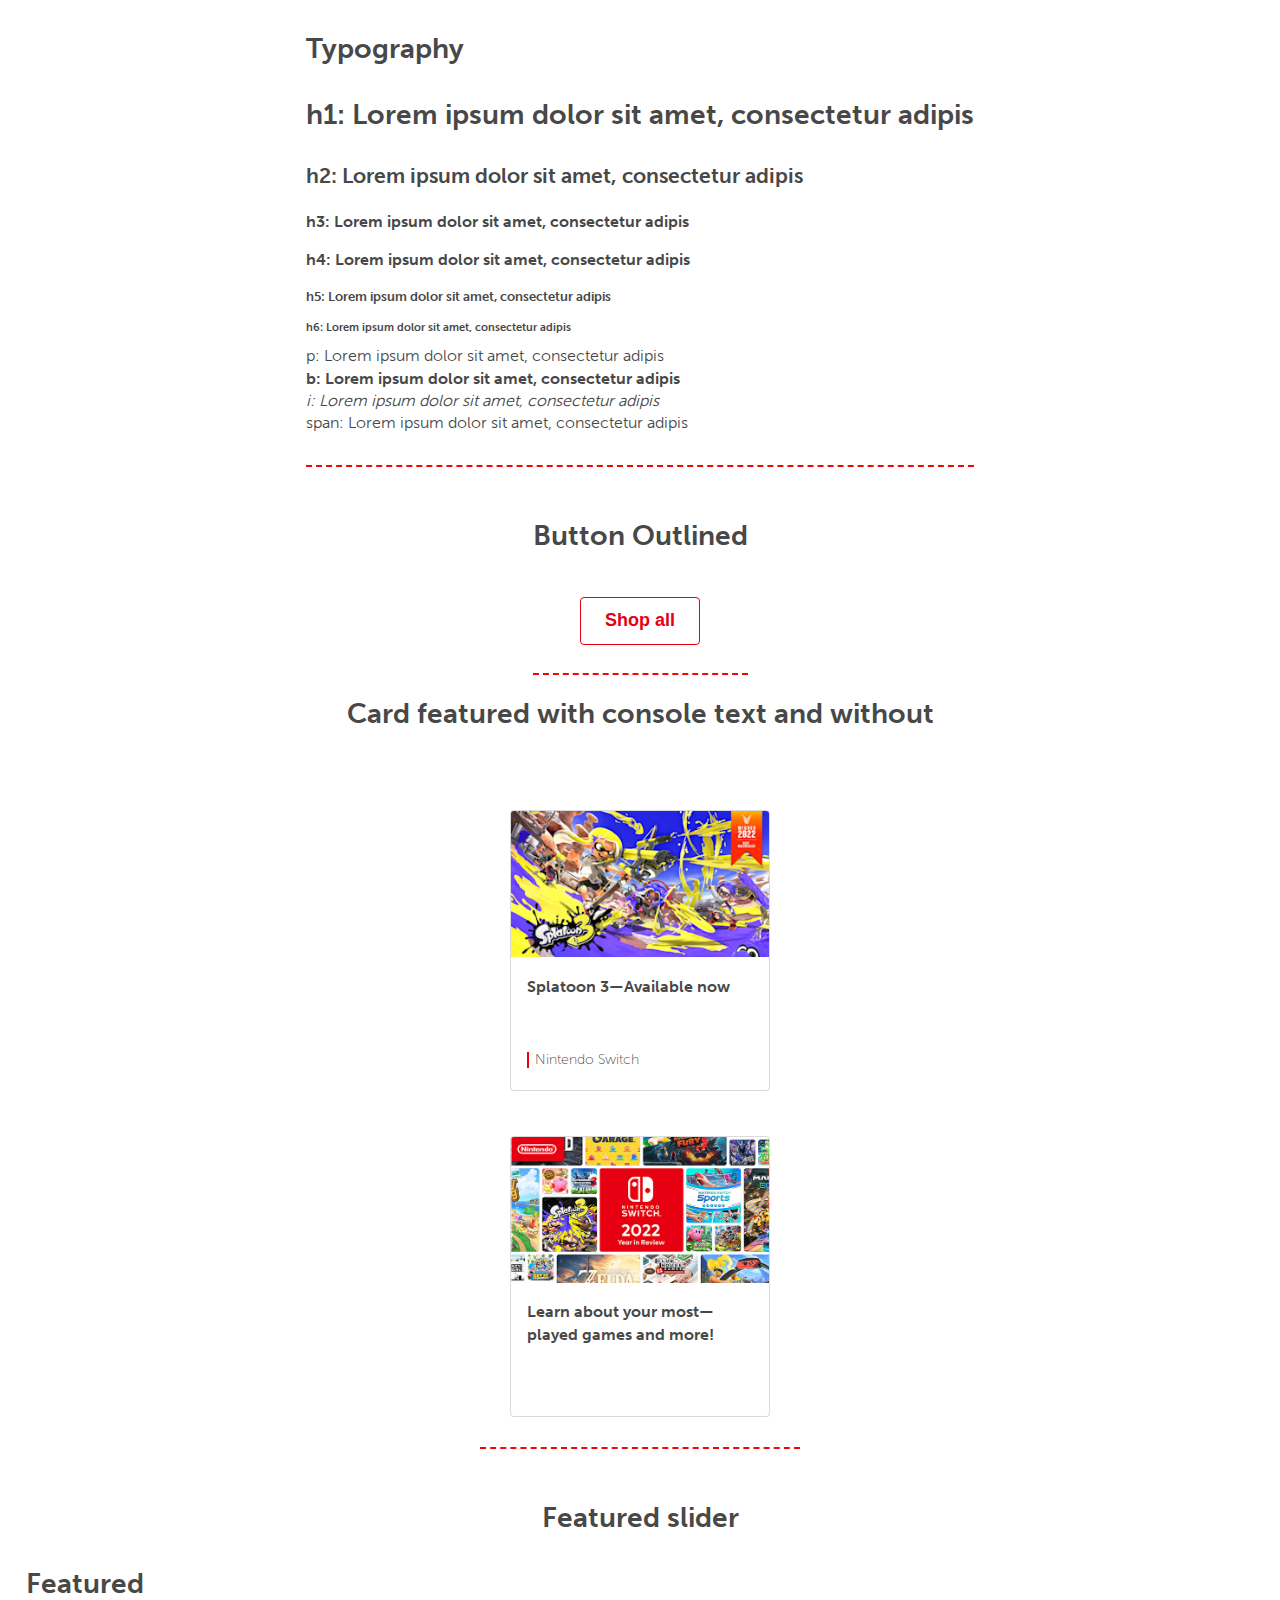
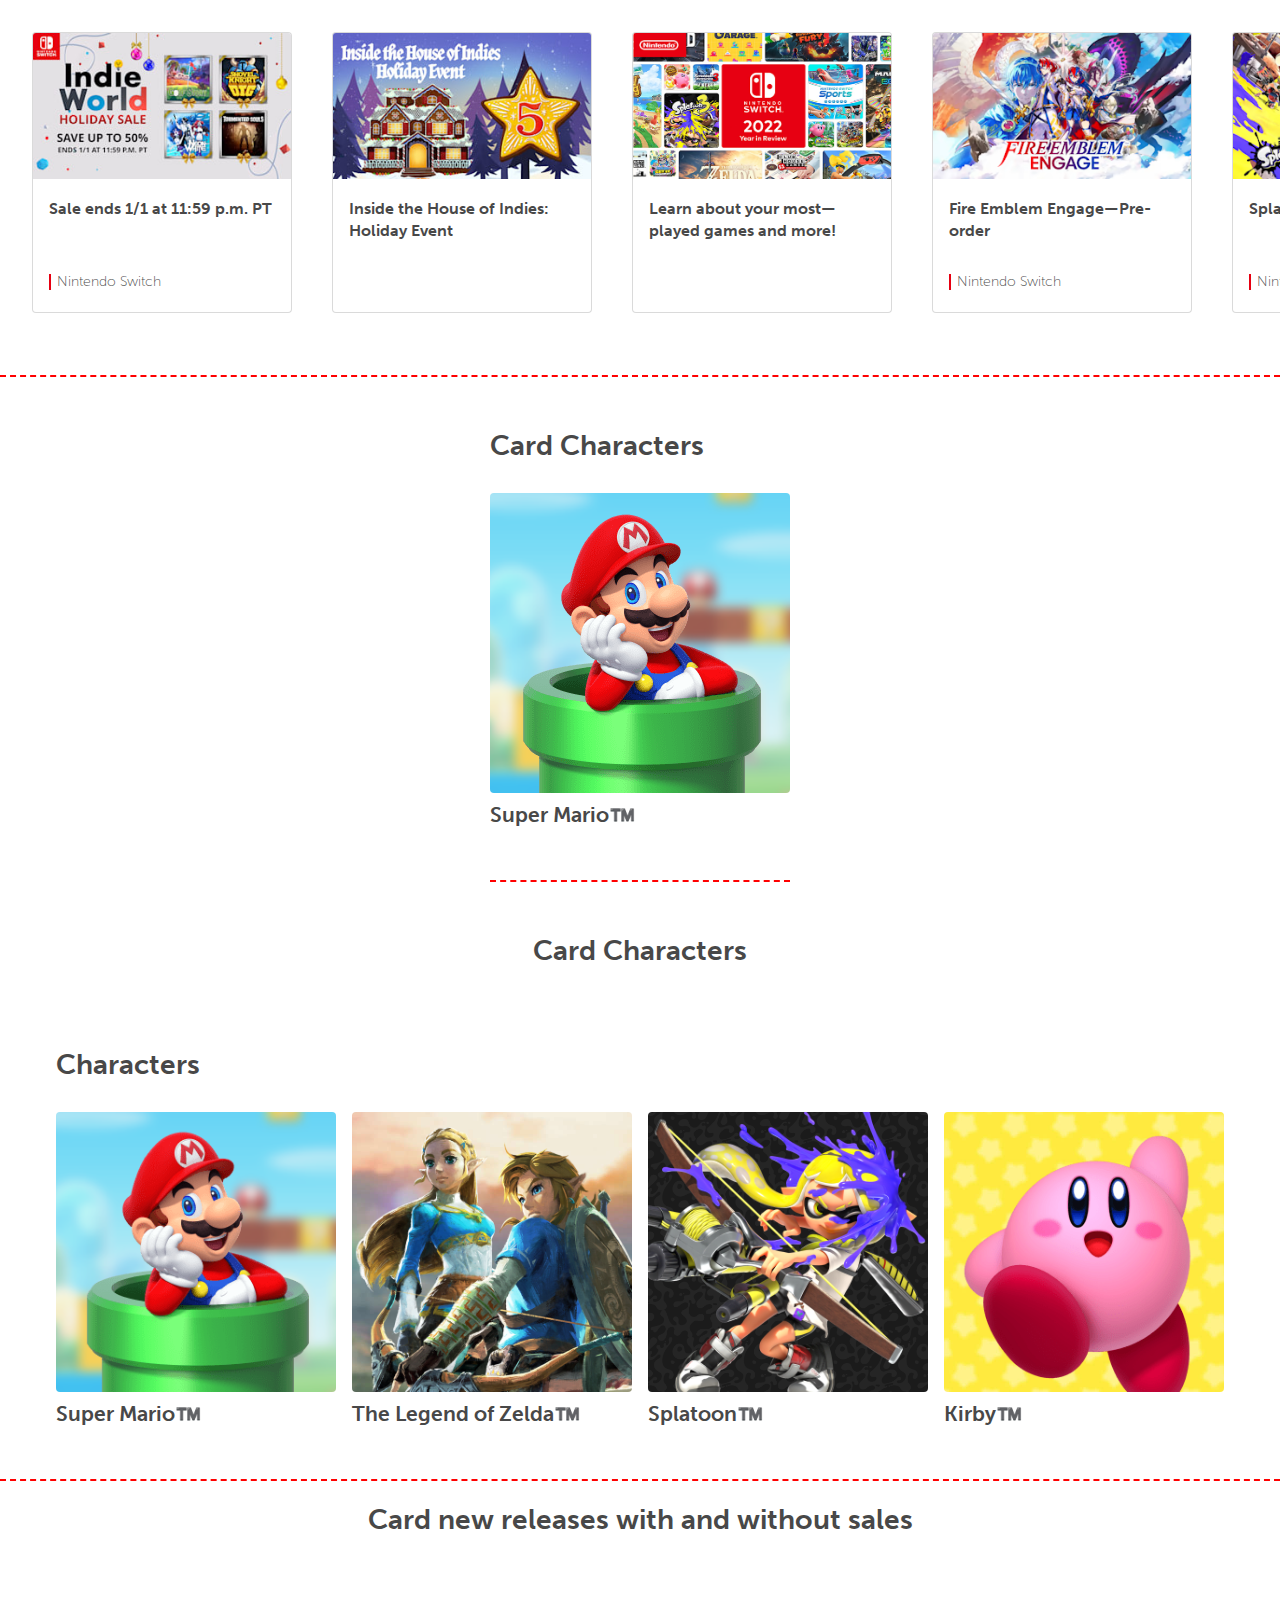
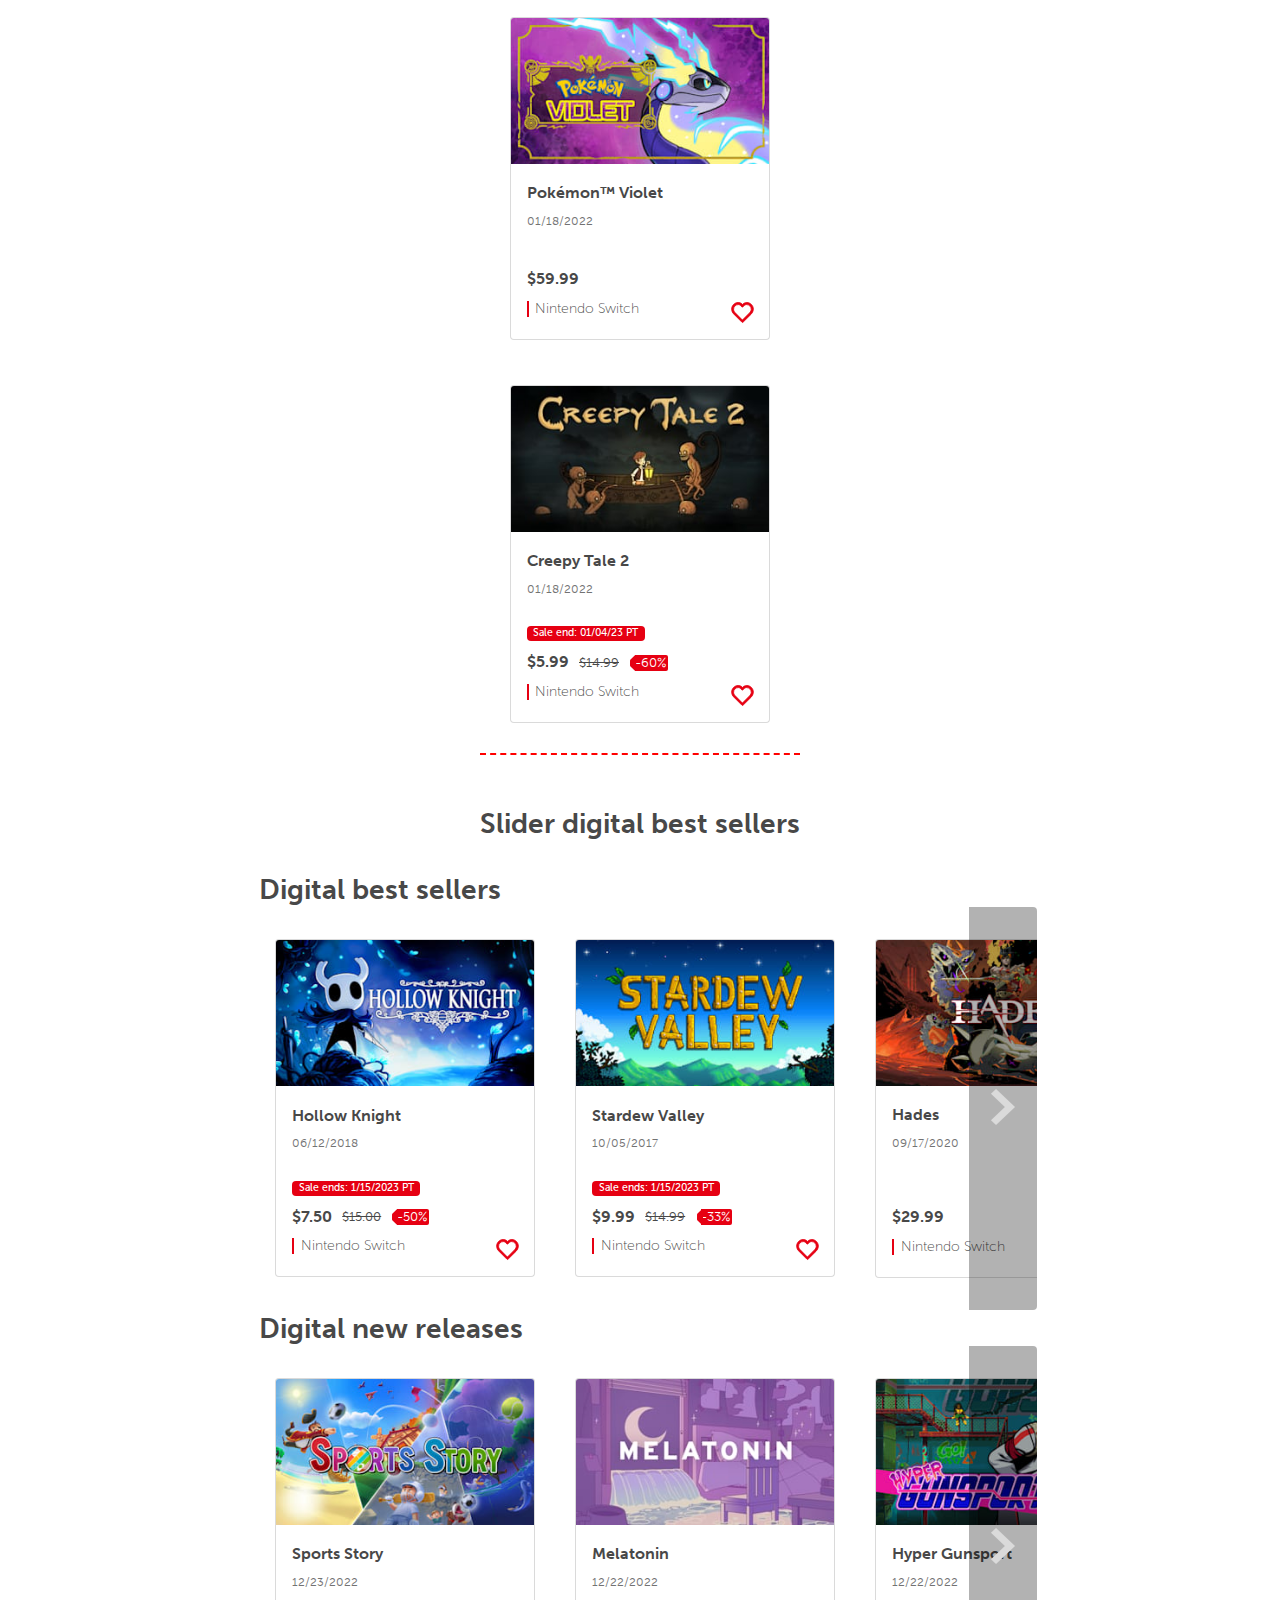
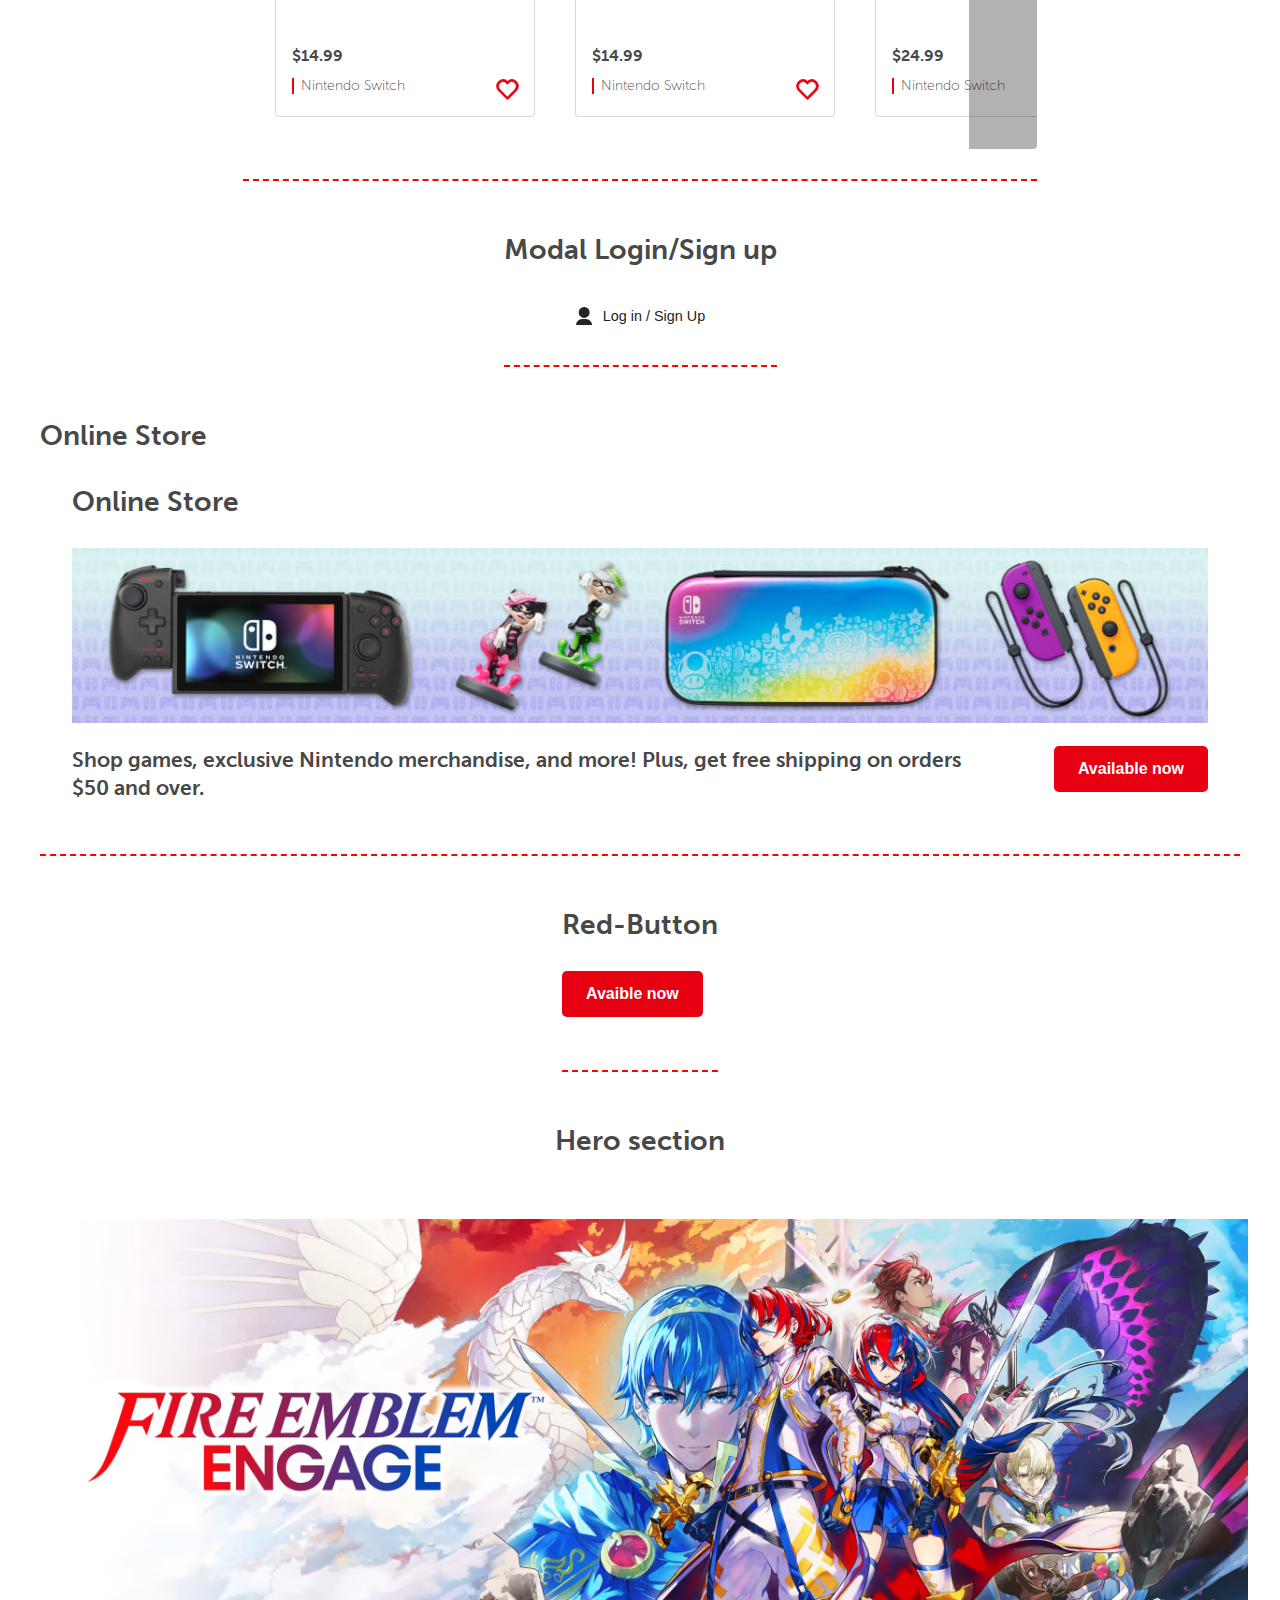
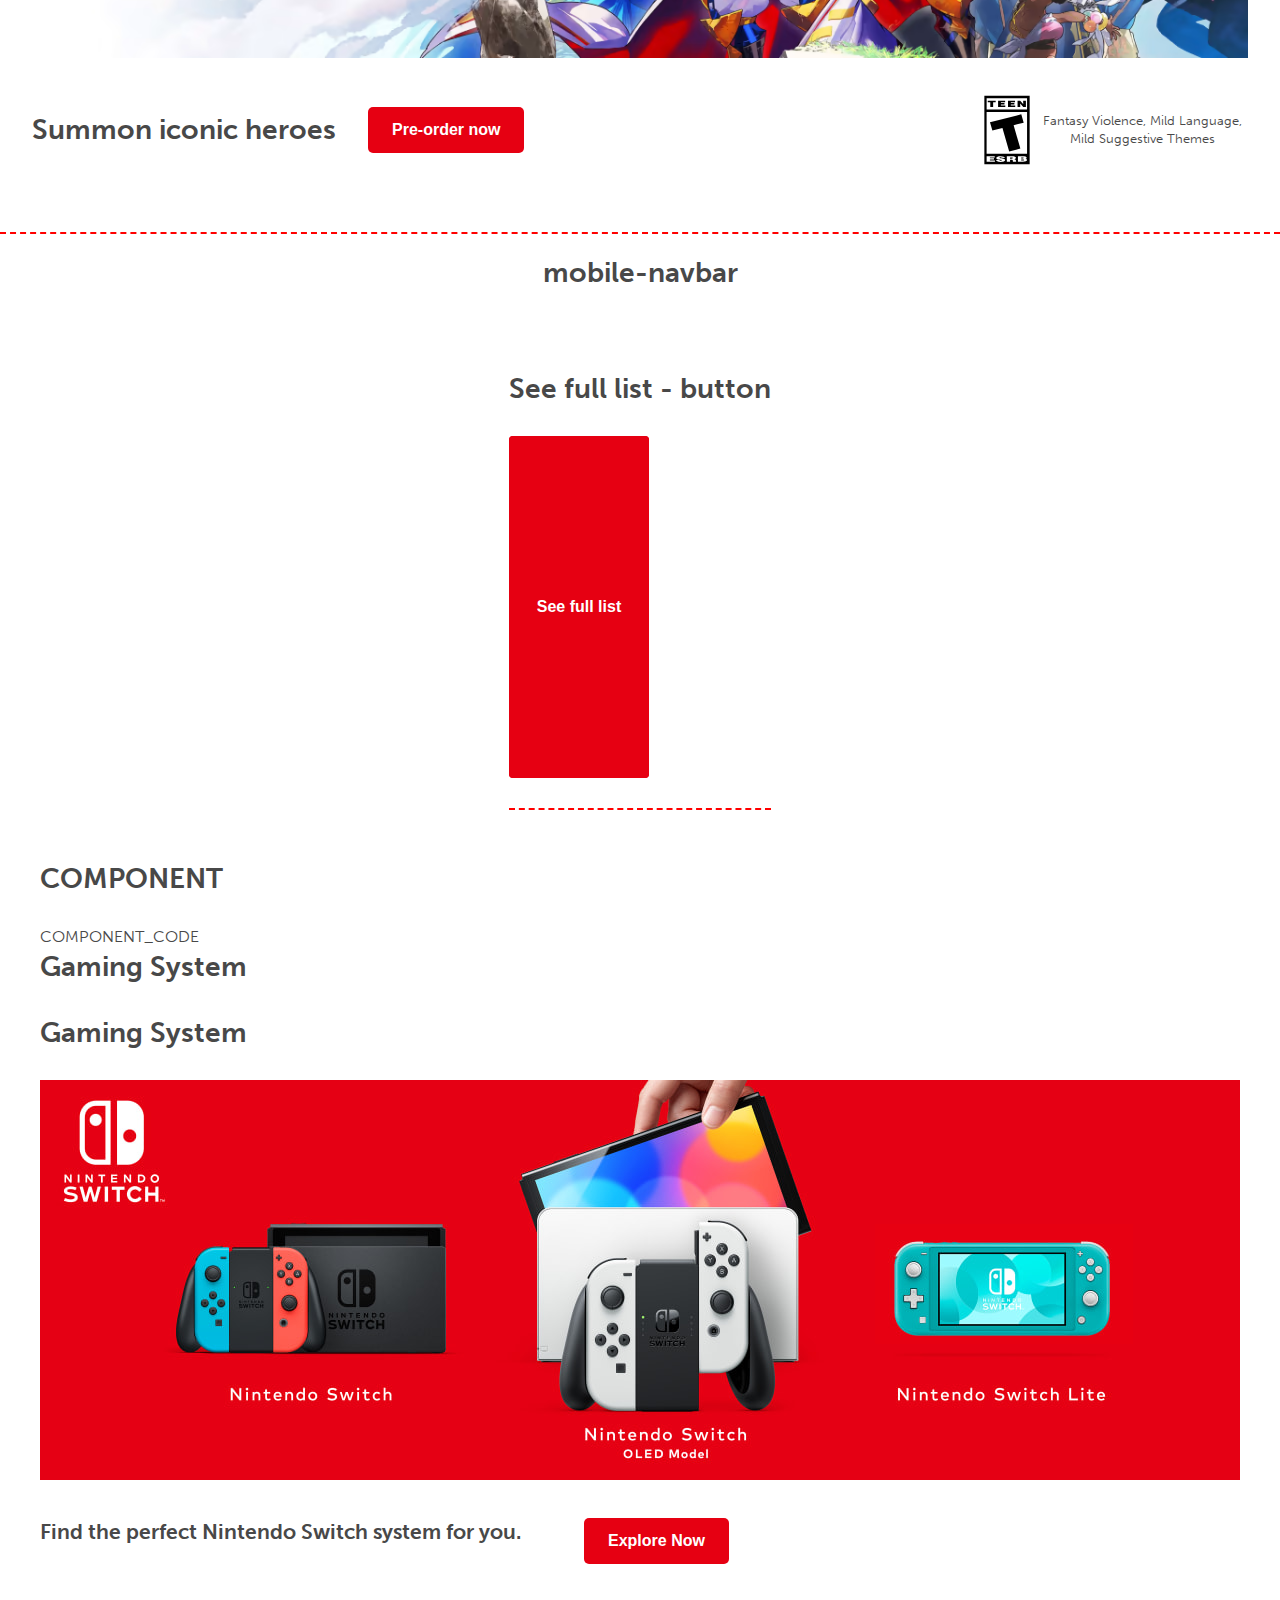
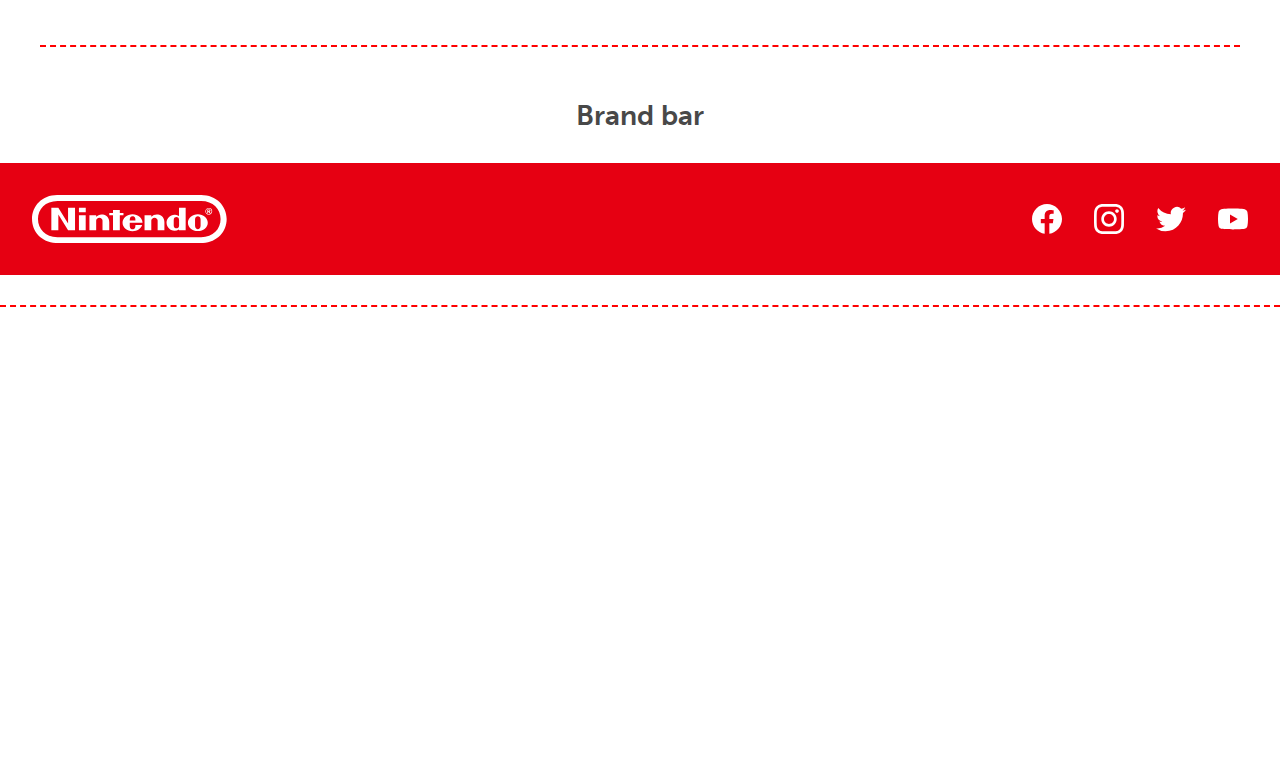
<file: components.html>
<!DOCTYPE html>
<html lang="it">

<head>
  <meta charset="UTF-8" />
  <meta http-equiv="X-UA-Compatible" content="IE=edge" />
  <meta name="viewport" content="width=device-width, initial-scale=1.0" />
  <title>Nintendo | Components</title>
  <link rel="stylesheet" href="./assets/css/components-page.css" />
  <link rel="stylesheet" href="./assets/css/common.css" />
  <meta name="description" content="List of components used in the website" />
  <meta name="author" content="Fullstack Team 4" />
</head>

<body>
  <main class="container-components">

    <!-- Typography -->
    <section class="component">
      <h1>Typography</h1>
      <div>
        <h1>h1: Lorem ipsum dolor sit amet, consectetur adipis</h1>
        <h2>h2: Lorem ipsum dolor sit amet, consectetur adipis</h2>
        <h3>h3: Lorem ipsum dolor sit amet, consectetur adipis</h3>
        <h4>h4: Lorem ipsum dolor sit amet, consectetur adipis</h4>
        <h5>h5: Lorem ipsum dolor sit amet, consectetur adipis</h5>
        <h6>h6: Lorem ipsum dolor sit amet, consectetur adipis</h6>
        <p>p: Lorem ipsum dolor sit amet, consectetur adipis</p>
        <b>b: Lorem ipsum dolor sit amet, consectetur adipis</b><br />
        <i>i: Lorem ipsum dolor sit amet, consectetur adipis</i><br />
        <span>span: Lorem ipsum dolor sit amet, consectetur adipis</span>
      </div>
      <div></div>
    </section>

    <!-- Button outlined -->
    <section class="component">
      <h1>Button Outlined</h1>
      <div>
        <a href="#"><button class="button-outlined">Shop all</button></a>
      </div>
      <div></div>
    </section>

    <!-- Card Featured -->
    <h1>Card featured with console text and without</h1>
    <section class="multiple-component">
      <div>
        <div class="featured-card">
          <section class="featured-card-image-container">
            <img src="assets/img/splat3_tga.avif" alt="Nintendo switch preview" width="260px" height="146px">
          </section>
          <section class="featured-card-description-container">
            <div class="featured-card-description">
              <h3 class="featured-card-text">Splatoon 3—Available now</h3>
            </div>
            <div class="featured-card-console-grid">
              <div class="featured-card-console">
                <div class="vline-red"></div>
                <span class="console">Nintendo Switch</span>
              </div>
            </div>
          </section>
        </div>
        <br><br>
        <div class="featured-card">
          <section class="featured-card-image-container">
            <img src="assets/img/680x383_YIR2022_EN.avif" alt="Nintendo switch preview" width="260px" height="146px">
          </section>
          <section class="featured-card-description-container">
            <div class="featured-card-description">
              <h3 class="featured-card-text">Learn about your most—played games and more!</h3>
            </div>
            <div class="featured-card-console-grid">
            </div>
          </section>
        </div>
      </div>
    </section>

    <!-- Container featured -->
    <section class="component" style="width:100%">
      <h1 style="text-align:center">Featured slider</h1>
      <div>
        <section class="featured-slider-section-container">
          <div class="featured-slider-title-container">
            <h1 class="section-title">Featured</h1>
          </div>
          <div class="featured-slider-container">
            <div class="featured-slider">

              <div class="featured-card">
                <section class="featured-card-image-container">
                  <img src="assets/img/Ncom_1920x1080_feature.png" alt="Nintendo switch preview" width="260px"
                    height="146px">
                </section>
                <section class="featured-card-description-container">
                  <div class="featured-card-description">
                    <h3 class="featured-card-text">
                      Sale ends 1/1 at 11:59 p.m. PT</h3>
                  </div>
                  <div class="featured-card-console-grid">
                    <div class="featured-card-console">
                      <div class="vline-red"></div>
                      <span class="console">Nintendo Switch</span>
                    </div>
                  </div>
                </section>
              </div>

              <div class="featured-card">
                <section class="featured-card-image-container">
                  <img src="assets/img/Snack_NintendoHoliday2022_thumbnail_day5_no_Nintendo.png"
                    alt="Nintendo switch preview" width="260px" height="146px">
                </section>
                <section class="featured-card-description-container">
                  <div class="featured-card-description">
                    <h3 class="featured-card-text">Inside the House of Indies: Holiday Event</h3>
                  </div>
                  <div class="featured-card-console-grid">
                  </div>
                </section>
              </div>

              <div class="featured-card">
                <section class="featured-card-image-container">
                  <img src="assets/img/680x383_YIR2022_EN.avif" alt="Nintendo switch preview" width="260px"
                    height="146px">
                </section>
                <section class="featured-card-description-container">
                  <div class="featured-card-description">
                    <h3 class="featured-card-text">Learn about your most—played games and more!</h3>
                  </div>
                  <div class="featured-card-console-grid">
                  </div>
                </section>
              </div>

              <div class="featured-card">
                <section class="featured-card-image-container">
                  <img src="assets/img/fire_emblem.png" alt="Nintendo switch preview" width="260px" height="146px">
                </section>
                <section class="featured-card-description-container">
                  <div class="featured-card-description">
                    <h3 class="featured-card-text">Fire Emblem Engage—Pre-order</h3>
                  </div>
                  <div class="featured-card-console-grid">
                    <div class="featured-card-console">
                      <div class="vline-red"></div>
                      <span class="console">Nintendo Switch</span>
                    </div>
                  </div>
                </section>
              </div>

              <div class="featured-card">
                <section class="featured-card-image-container">
                  <img src="assets/img/splat3_tga.avif" alt="Nintendo switch preview" width="260px" height="146px">
                </section>
                <section class="featured-card-description-container">
                  <div class="featured-card-description">
                    <h3 class="featured-card-text">Splatoon 3—Available now</h3>
                  </div>
                  <div class="featured-card-console-grid">
                    <div class="featured-card-console">
                      <div class="vline-red"></div>
                      <span class="console">Nintendo Switch</span>
                    </div>
                  </div>
                </section>
              </div>

              <div class="featured-card">
                <section class="featured-card-image-container">
                  <img src="assets/img/1280x720_MK8DBCP_wave-3_hero.png" alt="Nintendo switch preview" width="260px"
                    height="146px">
                </section>
                <section class="featured-card-description-container">
                  <div class="featured-card-description">
                    <h3 class="featured-card-text">Mario Kart 8 Deluxe DLC Wave 3—Available now</h3>
                  </div>
                  <div class="featured-card-console-grid">
                    <div class="featured-card-console">
                      <div class="vline-red"></div>
                      <span class="console">Nintendo Switch</span>
                    </div>
                  </div>
                </section>
              </div>

              <div class="featured-card">
                <section class="featured-card-image-container">
                  <img src="assets/img/hero--vkvzmj.png" alt="Nintendo switch preview" width="260px" height="146px">
                </section>
                <section class="featured-card-description-container">
                  <div class="featured-card-description">
                    <h3 class="featured-card-text">Mario+Rabbids Sparks of Hope—Available now</h3>
                  </div>
                  <div class="featured-card-console-grid">
                    <div class="featured-card-console">
                      <div class="vline-red"></div>
                      <span class="console">Nintendo Switch</span>
                    </div>
                  </div>
                </section>
              </div>

              <div class="featured-card">
                <section class="featured-card-image-container">
                  <img src="assets/img/bayo3_tga.png" alt="Nintendo switch preview" width="260px" height="146px">
                </section>
                <section class="featured-card-description-container">
                  <div class="featured-card-description">
                    <h3 class="featured-card-text">Bayonetta 3—Available now</h3>
                  </div>
                  <div class="featured-card-console-grid">
                    <div class="featured-card-console">
                      <div class="vline-red"></div>
                      <span class="console">Nintendo Switch</span>
                    </div>
                  </div>
                </section>
              </div>

              <div class="featured-card">
                <section class="featured-card-image-container">
                  <img src="assets/img/hero--J9Zwu8.png" alt="Nintendo switch preview" width="260px" height="146px">
                </section>
                <section class="featured-card-description-container">
                  <div class="featured-card-description">
                    <h3 class="featured-card-text">Crisis Core –Final Fantasy VII– Reunion</h3>
                  </div>
                  <div class="featured-card-console-grid">
                    <div class="featured-card-console">
                      <div class="vline-red"></div>
                      <span class="console">Nintendo Switch</span>
                    </div>
                  </div>
                </section>
              </div>

              <div class="featured-card">
                <section class="featured-card-image-container">
                  <img src="assets/img/hero--cTK09s.png" alt="Nintendo switch preview" width="260px" height="146px">
                </section>
                <section class="featured-card-description-container">
                  <div class="featured-card-description">
                    <h3 class="featured-card-text">Fortnite—Chapter 4 Season 1</h3>
                  </div>
                  <div class="featured-card-console-grid">
                    <div class="featured-card-console">
                      <div class="vline-red"></div>
                      <span class="console">Nintendo Switch</span>
                    </div>
                  </div>
                </section>
              </div>

              <div class="featured-card">
                <section class="featured-card-image-container">
                  <img src="assets/img/hero--gr4d0t.png" alt="Nintendo switch preview" width="260px" height="146px">
                </section>
                <section class="featured-card-description-container">
                  <div class="featured-card-description">
                    <h3 class="featured-card-text">Dragon Quest Treasures—Available now</h3>
                  </div>
                  <div class="featured-card-console-grid">
                    <div class="featured-card-console">
                      <div class="vline-red"></div>
                      <span class="console">Nintendo Switch</span>
                    </div>
                  </div>
                </section>
              </div>

              <div class="featured-card">
                <section class="featured-card-image-container">
                  <img src="assets/img/NINMERCH-1468-1920x1080-GridPromos-MarioFriends_v01.png"
                    alt="Nintendo switch preview" width="260px" height="146px">
                </section>
                <section class="featured-card-description-container">
                  <div class="featured-card-description">
                    <h3 class="featured-card-text">Check out games featuring Mario and friends!</h3>
                  </div>
                  <div class="featured-card-console-grid">
                  </div>
                </section>
              </div>

              <div class="featured-card">
                <section class="featured-card-image-container">
                  <img src="assets/img/xenoblade.png" alt="Nintendo switch preview" width="260px" height="146px">
                </section>
                <section class="featured-card-description-container">
                  <div class="featured-card-description">
                    <h3 class="featured-card-text">Xenoblade Chronicles 3—Available now</h3>
                  </div>
                  <div class="featured-card-console-grid">
                    <div class="featured-card-console">
                      <div class="vline-red"></div>
                      <span class="console">Nintendo Switch</span>
                    </div>
                  </div>
                </section>
              </div>

              <div class="featured-card">
                <section class="featured-card-image-container">
                  <img src="assets/img/2250x1266_MarioStrikers_update3_EN.png" alt="Nintendo switch preview"
                    width="260px" height="146px">
                </section>
                <section class="featured-card-description-container">
                  <div class="featured-card-description">
                    <h3 class="featured-card-text">Free demo available</h3>
                  </div>
                  <div class="featured-card-console-grid">
                    <div class="featured-card-console">
                      <div class="vline-red"></div>
                      <span class="console">Nintendo Switch</span>
                    </div>
                  </div>
                </section>
              </div>

              <div class="featured-card">
                <section class="featured-card-image-container">
                  <img src="assets/img/OW2_Season_2_Gingerbread_Bastion_Promo_NX_1920x1080_OW2_logo_only_1.png"
                    alt="Nintendo switch preview" width="260px" height="146px">
                </section>
                <section class="featured-card-description-container">
                  <div class="featured-card-description">
                    <h3 class="featured-card-text">Overwatch 2: Season 2—Free download</h3>
                  </div>
                  <div class="featured-card-console-grid">
                    <div class="featured-card-console">
                      <div class="vline-red"></div>
                      <span class="console">Nintendo Switch</span>
                    </div>
                  </div>
                </section>
              </div>

              <div class="featured-card">
                <section class="featured-card-image-container">
                  <img src="assets/img/image.png" alt="Nintendo switch preview" width="260px" height="146px">
                </section>
                <section class="featured-card-description-container">
                  <div class="featured-card-description">
                    <h3 class="featured-card-text">Just Dance 2023 Edition—Available now</h3>
                  </div>
                  <div class="featured-card-console-grid">
                    <div class="featured-card-console">
                      <div class="vline-red"></div>
                      <span class="console">Nintendo Switch</span>
                    </div>
                  </div>
                </section>
              </div>

              <div class="featured-card">
                <section class="featured-card-image-container">
                  <img src="assets/img/FallGuys-yeetings.png" alt="Nintendo switch preview" width="260px"
                    height="146px">
                </section>
                <section class="featured-card-description-container">
                  <div class="featured-card-description">
                    <h3 class="featured-card-text">Fall Guys—Season’s Yeetings!</h3>
                  </div>
                  <div class="featured-card-console-grid">
                    <div class="featured-card-console">
                      <div class="vline-red"></div>
                      <span class="console">Nintendo Switch</span>
                    </div>
                  </div>
                </section>
              </div>

              <div class="featured-card">
                <section class="featured-card-image-container">
                  <img src="assets/img/1920x1080-NSO_EP_20222204.png" alt="Nintendo switch preview" width="260px"
                    height="146px">
                </section>
                <section class="featured-card-description-container">
                  <div class="featured-card-description">
                    <h3 class="featured-card-text">Nintendo Switch Online + Expansion Pack</h3>
                  </div>
                  <div class="featured-card-console-grid">
                    <div class="featured-card-console">
                      <div class="vline-red"></div>
                      <span class="console">Nintendo Switch</span>
                    </div>
                  </div>
                </section>
              </div>

              <div class="featured-card">
                <section class="featured-card-image-container">
                  <img src="assets/img/1216splatfest.png" alt="Nintendo switch preview" width="260px" height="146px">
                </section>
                <section class="featured-card-description-container">
                  <div class="featured-card-description">
                    <h3 class="featured-card-text">Splatoon 3 Splatfest—Learn more</h3>
                  </div>
                  <div class="featured-card-console-grid">
                    <div class="featured-card-console">
                      <div class="vline-red"></div>
                      <span class="console">Nintendo Switch</span>
                    </div>
                  </div>
                </section>
              </div>

            </div>

            <div class="slider-controls">
              <a class="pos" id="pos1"></a>
              <a class="pos" id="pos2"></a>
              <a class="pos" id="pos3"></a>
              <a class="pos" id="pos4"></a>

              <a href="#pos1" id="left1">
                <button aria-label="Previous page" tabindex="0" class="slider-button-prev">
                  <svg xmlns="http://www.w3.org/2000/svg" viewBox="0 0 32 32" width="36" role="presentation" alt=""
                    size="36">
                    <path fill-rule="evenodd" clip-rule="evenodd" fill="currentColor"
                      d="M14.3 16l12.4 11.7-4.5 4.3L5.3 16 22.2 0l4.5 4.3z">
                    </path>
                  </svg>
                </button>
              </a>

              <a href="#pos2" id="left2">
                <button aria-label="Previous page" tabindex="0" class="slider-button-prev">
                  <svg xmlns="http://www.w3.org/2000/svg" viewBox="0 0 32 32" width="36" role="presentation" alt=""
                    size="36">
                    <path fill-rule="evenodd" clip-rule="evenodd" fill="currentColor"
                      d="M14.3 16l12.4 11.7-4.5 4.3L5.3 16 22.2 0l4.5 4.3z">
                    </path>
                  </svg>
                </button>
              </a>

              <a href="#pos3" id="left3">
                <button aria-label="Previous page" tabindex="0" class="slider-button-prev">
                  <svg xmlns="http://www.w3.org/2000/svg" viewBox="0 0 32 32" width="36" role="presentation" alt=""
                    size="36">
                    <path fill-rule="evenodd" clip-rule="evenodd" fill="currentColor"
                      d="M14.3 16l12.4 11.7-4.5 4.3L5.3 16 22.2 0l4.5 4.3z">
                    </path>
                  </svg>
                </button>
              </a>

              <a href="#pos2" id="right1">
                <button aria-label="Next page" tabindex="0" class="slider-button-next">
                  <svg xmlns="http://www.w3.org/2000/svg" viewBox="0 0 32 32" width="36" role="presentation" alt=""
                    size="36" color="currentColor">
                    <path fill-rule="evenodd" clip-rule="evenodd" fill="currentColor"
                      d="M5.3 4.3L9.8 0l16.9 16L9.8 32l-4.5-4.3L17.7 16z">
                    </path>
                  </svg>
                </button>
              </a>
              <a href="#pos3" id="right2">
                <button aria-label="Next page" tabindex="0" class="slider-button-next">
                  <svg xmlns="http://www.w3.org/2000/svg" viewBox="0 0 32 32" width="36" role="presentation" alt=""
                    size="36" color="currentColor">
                    <path fill-rule="evenodd" clip-rule="evenodd" fill="currentColor"
                      d="M5.3 4.3L9.8 0l16.9 16L9.8 32l-4.5-4.3L17.7 16z">
                    </path>
                  </svg>
                </button>
              </a>
              <a href="#pos4" id="right3">
                <button aria-label="Next page" tabindex="0" class="slider-button-next">
                  <svg xmlns="http://www.w3.org/2000/svg" viewBox="0 0 32 32" width="36" role="presentation" alt=""
                    size="36" color="currentColor">
                    <path fill-rule="evenodd" clip-rule="evenodd" fill="currentColor"
                      d="M5.3 4.3L9.8 0l16.9 16L9.8 32l-4.5-4.3L17.7 16z">
                    </path>
                  </svg>
                </button>
              </a>
            </div>

          </div>
        </section>
      </div>
      <div></div>
    </section>

    <!-- Card characters -->
    <section class="component">
      <h1>Card Characters</h1>
      <div>
        <section class="character-card">
          <a class="character-card-image-container">
            <div class="character-card-bg">
              <img alt="mario-bg" src="assets/img/mario-bg.png">
            </div>
            <div class="character-card-img">
              <img alt="mario" src="assets/img/1600x1600_NCOM_Home_Characters_Mario.png">
            </div>
          </a>
          <h2>Super Mario™️</h2>
        </section>
      </div>
      <div></div>
    </section>

    <!-- Container characters -->
    <section class="component" style="width:100%">
      <h1 style="text-align:center">Card Characters</h1>
      <div>
        <section class="characters-section-container">
          <h1 class="character-title">Characters</h1>
          <div class="characters-container">
            <section class="character-card">
              <a class="character-card-image-container">
                <div class="character-card-bg">
                  <img alt="mario-bg" src="assets/img/mario-bg.png">
                </div>
                <div class="character-card-img">
                  <img alt="mario" src="assets/img/1600x1600_NCOM_Home_Characters_Mario.png">
                </div>
              </a>
              <h2>Super Mario™️</h2>
            </section>

            <section class="character-card">
              <a class="character-card-image-container">
                <div class="character-card-bg">
                  <img alt="mario-bg" src="assets/img/1600x1600_NCOM_Home_Characters_TLOZ_BOTW_BG.png">
                </div>
                <div class="character-card-img">
                  <img alt="mario" src="assets/img/1600x1600_NCOM_Home_Characters_TLOZ_BOTW.png">
                </div>
              </a>
              <h2>The Legend of Zelda™️</h2>
            </section>

            <section class="character-card">
              <a class="character-card-image-container">
                <div class="character-card-bg">
                  <img alt="mario-bg" src="assets/img/Ncom_CharacterRail_1600x1600_Splatoon_BG.png">
                </div>
                <div class="character-card-img">
                  <img alt="mario" src="assets/img/Ncom_CharacterRail_1600x1600_Splatoon_character_v2.png">
                </div>
              </a>
              <h2>Splatoon™️</h2>
            </section>

            <section class="character-card">
              <a class="character-card-image-container">
                <div class="character-card-bg">
                  <img alt="mario-bg" src="assets/img/1600x1600_NCOM_Home_Characters_Kirby_BG.png">
                </div>
                <div class="character-card-img">
                  <img alt="mario" src="assets/img/1600x1600_NCOM_Home_Characters_Kirby.png">
                </div>
              </a>
              <h2>Kirby™️</h2>
            </section>
          </div>
        </section>
      </div>

    </section>

    <!-- Card new releases -->
    <h1>Card new releases with and without sales</h1>
    <section class="multiple-component">
      <div>
        <div class="featured-card">
          <section class="featured-card-image-container">
            <img src="assets/img/hero--XYQ488.png" alt="Nintendo switch preview" width="260px" height="146px">
          </section>
          <section class="featured-card-description-container">
            <div class="featured-card-description">
              <h3 class="featured-card-text">Pokémon™ Violet</h3>
              <div class="featured-card-date">01/18/2022</div>
            </div>
            <div class="featured-card-price">
              <b>$59.99</b>
            </div>
            <div class="featured-card-console-grid">
              <div class="featured-card-console">
                <div class="vline-red"></div>
                <span class="console">Nintendo Switch</span>
              </div>
              <button class="featured-card-heart">
                <svg viewBox="0 0 54 54" fill="currentColor" stroke="currentColor" width="45" color="currentColor"
                  size="45">
                  <g class="heart">
                    <path class="heart-outline"
                      d="M27 38.9c-.4 0-.6-.1-.8-.4L16.7 29c-1.8-1.8-2.7-3.8-2.7-6 0-4.4 3.5-8 7.9-8 1.9 0 3.7.8 5.1 2.3 1.4-1.4 3.2-2.3 5.1-2.3 4.4 0 7.9 3.6 7.9 8 0 2.6-1.5 4.6-2.7 6.1l-9.5 9.4c-.2.3-.6.4-.8.4zm-5.1-21.4c-3.1 0-5.6 2.5-5.6 5.6 0 1.9 1.1 3.3 2 4.3l8.6 8.7 8.5-8.6c1.4-1.5 2.1-3 2.1-4.4 0-3.1-2.5-5.6-5.6-5.6-1.5 0-3 1-4.1 2.5-.5.6-1.4.6-1.9 0-1-1.6-2.4-2.5-4-2.5z">
                    </path>
                  </g>
                  <g class="sparks">
                    <path class="spark" d="M27 8V0M27 46v8" stroke-width="2"></path>
                    <path class="spark" d="M41.171 12.828l5.657-5.657M12.829 12.828L7.171 7.172" stroke-width="1.99998">
                    </path>
                    <path class="spark" d="M46 27h8M8 27H0" stroke-width="2"></path>
                    <path class="spark" d="M41.172 41.172l5.657 5.656M12.829 41.171l-5.657 5.657"
                      stroke-width="1.99998"></path>
                  </g>
                </svg></button>
            </div>
          </section>
        </div>
        <br><br>

        <div class="featured-card">
          <section class="featured-card-image-container">
            <img src="assets/img/hero--MTaPkv.png" alt="Nintendo switch preview" width="260px" height="146px">
          </section>
          <section class="featured-card-description-container">
            <div class="featured-card-description">
              <h3 class="featured-card-text">Creepy Tale 2</h3>
              <div class="featured-card-date">01/18/2022</div>
            </div>
            <div class="featured-card-sale-label">
              Sale end: 01/04/23 PT
            </div>
            <div class="featured-card-price">
              <b>$5.99</b>
              <span class="featured-card-previous-price">$14.99</span>
              <span class="featured-card-discount">-60%</span>
            </div>
            <div class="featured-card-console-grid">
              <div class="featured-card-console">
                <div class="vline-red"></div>
                <span class="console">Nintendo Switch</span>
              </div>
              <button class="featured-card-heart">
                <svg viewBox="0 0 54 54" fill="currentColor" stroke="currentColor" width="45" color="currentColor"
                  size="45">
                  <g class="heart">
                    <path class="heart-outline"
                      d="M27 38.9c-.4 0-.6-.1-.8-.4L16.7 29c-1.8-1.8-2.7-3.8-2.7-6 0-4.4 3.5-8 7.9-8 1.9 0 3.7.8 5.1 2.3 1.4-1.4 3.2-2.3 5.1-2.3 4.4 0 7.9 3.6 7.9 8 0 2.6-1.5 4.6-2.7 6.1l-9.5 9.4c-.2.3-.6.4-.8.4zm-5.1-21.4c-3.1 0-5.6 2.5-5.6 5.6 0 1.9 1.1 3.3 2 4.3l8.6 8.7 8.5-8.6c1.4-1.5 2.1-3 2.1-4.4 0-3.1-2.5-5.6-5.6-5.6-1.5 0-3 1-4.1 2.5-.5.6-1.4.6-1.9 0-1-1.6-2.4-2.5-4-2.5z">
                    </path>
                  </g>
                  <g class="sparks">
                    <path class="spark" d="M27 8V0M27 46v8" stroke-width="2"></path>
                    <path class="spark" d="M41.171 12.828l5.657-5.657M12.829 12.828L7.171 7.172" stroke-width="1.99998">
                    </path>
                    <path class="spark" d="M46 27h8M8 27H0" stroke-width="2"></path>
                    <path class="spark" d="M41.172 41.172l5.657 5.656M12.829 41.171l-5.657 5.657"
                      stroke-width="1.99998"></path>
                  </g>
                </svg></button>
            </div>
          </section>
        </div>
      </div>
    </section>

    <section class="component" style="width:62%">
      <h1 style="text-align:center">Slider digital best sellers</h1>
      <div>
        <section class="featured-slider-section-container">
          <div class="featured-slider-title-container">
            <h1 class="section-title">Digital best sellers</h1>
          </div>
          <div class="featured-slider-container">
            <div class="featured-slider">

              <div class="featured-card">
                <section class="featured-card-image-container">
                  <img src="assets/img/hero--fsZelq.png" alt="Nintendo switch preview" width="260px" height="146px">
                </section>
                <section class="featured-card-description-container">
                  <div class="featured-card-description">
                    <h3 class="featured-card-text">Hollow Knight</h3>
                    <div class="featured-card-date">06/12/2018</div>
                  </div>
                  <div class="featured-card-sale-label">
                    Sale ends: 1/15/2023 PT
                  </div>
                  <div class="featured-card-price">
                    <b>$7.50</b>
                    <span class="featured-card-previous-price">$15.00</span>
                    <span class="featured-card-discount">-50%</span>
                  </div>
                  <div class="featured-card-console-grid">
                    <div class="featured-card-console">
                      <div class="vline-red"></div>
                      <span class="console">Nintendo Switch</span>
                    </div>
                    <button class="featured-card-heart">
                      <svg viewBox="0 0 54 54" fill="currentColor" stroke="currentColor" width="45" color="currentColor"
                        size="45">
                        <g class="heart">
                          <path class="heart-outline"
                            d="M27 38.9c-.4 0-.6-.1-.8-.4L16.7 29c-1.8-1.8-2.7-3.8-2.7-6 0-4.4 3.5-8 7.9-8 1.9 0 3.7.8 5.1 2.3 1.4-1.4 3.2-2.3 5.1-2.3 4.4 0 7.9 3.6 7.9 8 0 2.6-1.5 4.6-2.7 6.1l-9.5 9.4c-.2.3-.6.4-.8.4zm-5.1-21.4c-3.1 0-5.6 2.5-5.6 5.6 0 1.9 1.1 3.3 2 4.3l8.6 8.7 8.5-8.6c1.4-1.5 2.1-3 2.1-4.4 0-3.1-2.5-5.6-5.6-5.6-1.5 0-3 1-4.1 2.5-.5.6-1.4.6-1.9 0-1-1.6-2.4-2.5-4-2.5z">
                          </path>
                        </g>
                        <g class="sparks">
                          <path class="spark" d="M27 8V0M27 46v8" stroke-width="2"></path>
                          <path class="spark" d="M41.171 12.828l5.657-5.657M12.829 12.828L7.171 7.172"
                            stroke-width="1.99998">
                          </path>
                          <path class="spark" d="M46 27h8M8 27H0" stroke-width="2"></path>
                          <path class="spark" d="M41.172 41.172l5.657 5.656M12.829 41.171l-5.657 5.657"
                            stroke-width="1.99998"></path>
                        </g>
                      </svg></button>
                  </div>
                </section>
              </div>

              <div class="featured-card">
                <section class="featured-card-image-container">
                  <img src="assets/img/hero--mQVKM7.png" alt="Nintendo switch preview" width="260px" height="146px">
                </section>
                <section class="featured-card-description-container">
                  <div class="featured-card-description">
                    <h3 class="featured-card-text">Stardew Valley</h3>
                    <div class="featured-card-date">10/05/2017</div>
                  </div>
                  <div class="featured-card-sale-label">
                    Sale ends: 1/15/2023 PT
                  </div>
                  <div class="featured-card-price">
                    <b>$9.99</b>
                    <span class="featured-card-previous-price">$14.99</span>
                    <span class="featured-card-discount">-33%</span>
                  </div>
                  <div class="featured-card-console-grid">
                    <div class="featured-card-console">
                      <div class="vline-red"></div>
                      <span class="console">Nintendo Switch</span>
                    </div>
                    <button class="featured-card-heart">
                      <svg viewBox="0 0 54 54" fill="currentColor" stroke="currentColor" width="45" color="currentColor"
                        size="45">
                        <g class="heart">
                          <path class="heart-outline"
                            d="M27 38.9c-.4 0-.6-.1-.8-.4L16.7 29c-1.8-1.8-2.7-3.8-2.7-6 0-4.4 3.5-8 7.9-8 1.9 0 3.7.8 5.1 2.3 1.4-1.4 3.2-2.3 5.1-2.3 4.4 0 7.9 3.6 7.9 8 0 2.6-1.5 4.6-2.7 6.1l-9.5 9.4c-.2.3-.6.4-.8.4zm-5.1-21.4c-3.1 0-5.6 2.5-5.6 5.6 0 1.9 1.1 3.3 2 4.3l8.6 8.7 8.5-8.6c1.4-1.5 2.1-3 2.1-4.4 0-3.1-2.5-5.6-5.6-5.6-1.5 0-3 1-4.1 2.5-.5.6-1.4.6-1.9 0-1-1.6-2.4-2.5-4-2.5z">
                          </path>
                        </g>
                        <g class="sparks">
                          <path class="spark" d="M27 8V0M27 46v8" stroke-width="2"></path>
                          <path class="spark" d="M41.171 12.828l5.657-5.657M12.829 12.828L7.171 7.172"
                            stroke-width="1.99998">
                          </path>
                          <path class="spark" d="M46 27h8M8 27H0" stroke-width="2"></path>
                          <path class="spark" d="M41.172 41.172l5.657 5.656M12.829 41.171l-5.657 5.657"
                            stroke-width="1.99998"></path>
                        </g>
                      </svg></button>
                  </div>
                </section>
              </div>

              <div class="featured-card">
                <section class="featured-card-image-container">
                  <img src="assets/img/hero--wHVFOd.png" alt="Nintendo switch preview" width="260px" height="146px">
                </section>
                <section class="featured-card-description-container">
                  <div class="featured-card-description">
                    <h3 class="featured-card-text">Hades</h3>
                    <div class="featured-card-date">09/17/2020</div>
                  </div>
                  <div style="padding:0.5rem;"></div> <!--filler for right height-->
                  <div class="featured-card-price">
                    <b>$29.99</b>
                  </div>
                  <div class="featured-card-console-grid">
                    <div class="featured-card-console">
                      <div class="vline-red"></div>
                      <span class="console">Nintendo Switch</span>
                    </div>
                    <button class="featured-card-heart">
                      <svg viewBox="0 0 54 54" fill="currentColor" stroke="currentColor" width="45" color="currentColor"
                        size="45">
                        <g class="heart">
                          <path class="heart-outline"
                            d="M27 38.9c-.4 0-.6-.1-.8-.4L16.7 29c-1.8-1.8-2.7-3.8-2.7-6 0-4.4 3.5-8 7.9-8 1.9 0 3.7.8 5.1 2.3 1.4-1.4 3.2-2.3 5.1-2.3 4.4 0 7.9 3.6 7.9 8 0 2.6-1.5 4.6-2.7 6.1l-9.5 9.4c-.2.3-.6.4-.8.4zm-5.1-21.4c-3.1 0-5.6 2.5-5.6 5.6 0 1.9 1.1 3.3 2 4.3l8.6 8.7 8.5-8.6c1.4-1.5 2.1-3 2.1-4.4 0-3.1-2.5-5.6-5.6-5.6-1.5 0-3 1-4.1 2.5-.5.6-1.4.6-1.9 0-1-1.6-2.4-2.5-4-2.5z">
                          </path>
                        </g>
                        <g class="sparks">
                          <path class="spark" d="M27 8V0M27 46v8" stroke-width="2"></path>
                          <path class="spark" d="M41.171 12.828l5.657-5.657M12.829 12.828L7.171 7.172"
                            stroke-width="1.99998">
                          </path>
                          <path class="spark" d="M46 27h8M8 27H0" stroke-width="2"></path>
                          <path class="spark" d="M41.172 41.172l5.657 5.656M12.829 41.171l-5.657 5.657"
                            stroke-width="1.99998"></path>
                        </g>
                      </svg></button>
                  </div>
                </section>
              </div>

              <div class="featured-card">
                <section class="featured-card-image-container">
                  <img src="assets/img/hero--35fSGB.png" alt="Nintendo switch preview" width="260px" height="146px">
                </section>
                <section class="featured-card-description-container">
                  <div class="featured-card-description">
                    <h3 class="featured-card-text">Pool Pro GOLD</h3>
                    <div class="featured-card-date">08/13/2020</div>
                  </div>
                  <div style="padding:0.5rem;"></div> <!--filler for right height-->
                  <div class="featured-card-price">
                    <b>$9.99</b>
                  </div>
                  <div class="featured-card-console-grid">
                    <div class="featured-card-console">
                      <div class="vline-red"></div>
                      <span class="console">Nintendo Switch</span>
                    </div>
                    <button class="featured-card-heart">
                      <svg viewBox="0 0 54 54" fill="currentColor" stroke="currentColor" width="45" color="currentColor"
                        size="45">
                        <g class="heart">
                          <path class="heart-outline"
                            d="M27 38.9c-.4 0-.6-.1-.8-.4L16.7 29c-1.8-1.8-2.7-3.8-2.7-6 0-4.4 3.5-8 7.9-8 1.9 0 3.7.8 5.1 2.3 1.4-1.4 3.2-2.3 5.1-2.3 4.4 0 7.9 3.6 7.9 8 0 2.6-1.5 4.6-2.7 6.1l-9.5 9.4c-.2.3-.6.4-.8.4zm-5.1-21.4c-3.1 0-5.6 2.5-5.6 5.6 0 1.9 1.1 3.3 2 4.3l8.6 8.7 8.5-8.6c1.4-1.5 2.1-3 2.1-4.4 0-3.1-2.5-5.6-5.6-5.6-1.5 0-3 1-4.1 2.5-.5.6-1.4.6-1.9 0-1-1.6-2.4-2.5-4-2.5z">
                          </path>
                        </g>
                        <g class="sparks">
                          <path class="spark" d="M27 8V0M27 46v8" stroke-width="2"></path>
                          <path class="spark" d="M41.171 12.828l5.657-5.657M12.829 12.828L7.171 7.172"
                            stroke-width="1.99998">
                          </path>
                          <path class="spark" d="M46 27h8M8 27H0" stroke-width="2"></path>
                          <path class="spark" d="M41.172 41.172l5.657 5.656M12.829 41.171l-5.657 5.657"
                            stroke-width="1.99998"></path>
                        </g>
                      </svg></button>
                  </div>
                </section>
              </div>

              <div class="featured-card">
                <section class="featured-card-image-container">
                  <img src="assets/img/hero--fsZelq.png" alt="Nintendo switch preview" width="260px" height="146px">
                </section>
                <section class="featured-card-description-container">
                  <div class="featured-card-description">
                    <h3 class="featured-card-text">Hollow Knight</h3>
                    <div class="featured-card-date">06/12/2018</div>
                  </div>
                  <div class="featured-card-sale-label">
                    Sale ends: 1/15/2023 PT
                  </div>
                  <div class="featured-card-price">
                    <b>$7.50</b>
                    <span class="featured-card-previous-price">$15.00</span>
                    <span class="featured-card-discount">-50%</span>
                  </div>
                  <div class="featured-card-console-grid">
                    <div class="featured-card-console">
                      <div class="vline-red"></div>
                      <span class="console">Nintendo Switch</span>
                    </div>
                    <button class="featured-card-heart">
                      <svg viewBox="0 0 54 54" fill="currentColor" stroke="currentColor" width="45" color="currentColor"
                        size="45">
                        <g class="heart">
                          <path class="heart-outline"
                            d="M27 38.9c-.4 0-.6-.1-.8-.4L16.7 29c-1.8-1.8-2.7-3.8-2.7-6 0-4.4 3.5-8 7.9-8 1.9 0 3.7.8 5.1 2.3 1.4-1.4 3.2-2.3 5.1-2.3 4.4 0 7.9 3.6 7.9 8 0 2.6-1.5 4.6-2.7 6.1l-9.5 9.4c-.2.3-.6.4-.8.4zm-5.1-21.4c-3.1 0-5.6 2.5-5.6 5.6 0 1.9 1.1 3.3 2 4.3l8.6 8.7 8.5-8.6c1.4-1.5 2.1-3 2.1-4.4 0-3.1-2.5-5.6-5.6-5.6-1.5 0-3 1-4.1 2.5-.5.6-1.4.6-1.9 0-1-1.6-2.4-2.5-4-2.5z">
                          </path>
                        </g>
                        <g class="sparks">
                          <path class="spark" d="M27 8V0M27 46v8" stroke-width="2"></path>
                          <path class="spark" d="M41.171 12.828l5.657-5.657M12.829 12.828L7.171 7.172"
                            stroke-width="1.99998">
                          </path>
                          <path class="spark" d="M46 27h8M8 27H0" stroke-width="2"></path>
                          <path class="spark" d="M41.172 41.172l5.657 5.656M12.829 41.171l-5.657 5.657"
                            stroke-width="1.99998"></path>
                        </g>
                      </svg></button>
                  </div>
                </section>
              </div>

              <div class="featured-card">
                <section class="featured-card-image-container">
                  <img src="assets/img/hero--mQVKM7.png" alt="Nintendo switch preview" width="260px" height="146px">
                </section>
                <section class="featured-card-description-container">
                  <div class="featured-card-description">
                    <h3 class="featured-card-text">Stardew Valley</h3>
                    <div class="featured-card-date">10/05/2017</div>
                  </div>
                  <div class="featured-card-sale-label">
                    Sale ends: 1/15/2023 PT
                  </div>
                  <div class="featured-card-price">
                    <b>$9.99</b>
                    <span class="featured-card-previous-price">$14.99</span>
                    <span class="featured-card-discount">-33%</span>
                  </div>
                  <div class="featured-card-console-grid">
                    <div class="featured-card-console">
                      <div class="vline-red"></div>
                      <span class="console">Nintendo Switch</span>
                    </div>
                    <button class="featured-card-heart">
                      <svg viewBox="0 0 54 54" fill="currentColor" stroke="currentColor" width="45" color="currentColor"
                        size="45">
                        <g class="heart">
                          <path class="heart-outline"
                            d="M27 38.9c-.4 0-.6-.1-.8-.4L16.7 29c-1.8-1.8-2.7-3.8-2.7-6 0-4.4 3.5-8 7.9-8 1.9 0 3.7.8 5.1 2.3 1.4-1.4 3.2-2.3 5.1-2.3 4.4 0 7.9 3.6 7.9 8 0 2.6-1.5 4.6-2.7 6.1l-9.5 9.4c-.2.3-.6.4-.8.4zm-5.1-21.4c-3.1 0-5.6 2.5-5.6 5.6 0 1.9 1.1 3.3 2 4.3l8.6 8.7 8.5-8.6c1.4-1.5 2.1-3 2.1-4.4 0-3.1-2.5-5.6-5.6-5.6-1.5 0-3 1-4.1 2.5-.5.6-1.4.6-1.9 0-1-1.6-2.4-2.5-4-2.5z">
                          </path>
                        </g>
                        <g class="sparks">
                          <path class="spark" d="M27 8V0M27 46v8" stroke-width="2"></path>
                          <path class="spark" d="M41.171 12.828l5.657-5.657M12.829 12.828L7.171 7.172"
                            stroke-width="1.99998">
                          </path>
                          <path class="spark" d="M46 27h8M8 27H0" stroke-width="2"></path>
                          <path class="spark" d="M41.172 41.172l5.657 5.656M12.829 41.171l-5.657 5.657"
                            stroke-width="1.99998"></path>
                        </g>
                      </svg></button>
                  </div>
                </section>
              </div>

              <div class="featured-card">
                <section class="featured-card-image-container">
                  <img src="assets/img/hero--wHVFOd.png" alt="Nintendo switch preview" width="260px" height="146px">
                </section>
                <section class="featured-card-description-container">
                  <div class="featured-card-description">
                    <h3 class="featured-card-text">Hades</h3>
                    <div class="featured-card-date">09/17/2020</div>
                  </div>
                  <div style="padding:0.5rem;"></div> <!--filler for right height-->
                  <div class="featured-card-price">
                    <b>$29.99</b>
                  </div>
                  <div class="featured-card-console-grid">
                    <div class="featured-card-console">
                      <div class="vline-red"></div>
                      <span class="console">Nintendo Switch</span>
                    </div>
                    <button class="featured-card-heart">
                      <svg viewBox="0 0 54 54" fill="currentColor" stroke="currentColor" width="45" color="currentColor"
                        size="45">
                        <g class="heart">
                          <path class="heart-outline"
                            d="M27 38.9c-.4 0-.6-.1-.8-.4L16.7 29c-1.8-1.8-2.7-3.8-2.7-6 0-4.4 3.5-8 7.9-8 1.9 0 3.7.8 5.1 2.3 1.4-1.4 3.2-2.3 5.1-2.3 4.4 0 7.9 3.6 7.9 8 0 2.6-1.5 4.6-2.7 6.1l-9.5 9.4c-.2.3-.6.4-.8.4zm-5.1-21.4c-3.1 0-5.6 2.5-5.6 5.6 0 1.9 1.1 3.3 2 4.3l8.6 8.7 8.5-8.6c1.4-1.5 2.1-3 2.1-4.4 0-3.1-2.5-5.6-5.6-5.6-1.5 0-3 1-4.1 2.5-.5.6-1.4.6-1.9 0-1-1.6-2.4-2.5-4-2.5z">
                          </path>
                        </g>
                        <g class="sparks">
                          <path class="spark" d="M27 8V0M27 46v8" stroke-width="2"></path>
                          <path class="spark" d="M41.171 12.828l5.657-5.657M12.829 12.828L7.171 7.172"
                            stroke-width="1.99998">
                          </path>
                          <path class="spark" d="M46 27h8M8 27H0" stroke-width="2"></path>
                          <path class="spark" d="M41.172 41.172l5.657 5.656M12.829 41.171l-5.657 5.657"
                            stroke-width="1.99998"></path>
                        </g>
                      </svg></button>
                  </div>
                </section>
              </div>

              <div class="featured-card">
                <section class="featured-card-image-container">
                  <img src="assets/img/hero--35fSGB.png" alt="Nintendo switch preview" width="260px" height="146px">
                </section>
                <section class="featured-card-description-container">
                  <div class="featured-card-description">
                    <h3 class="featured-card-text">Pool Pro GOLD</h3>
                    <div class="featured-card-date">08/13/2020</div>
                  </div>
                  <div style="padding:0.5rem;"></div> <!--filler for right height-->
                  <div class="featured-card-price">
                    <b>$9.99</b>
                  </div>
                  <div class="featured-card-console-grid">
                    <div class="featured-card-console">
                      <div class="vline-red"></div>
                      <span class="console">Nintendo Switch</span>
                    </div>
                    <button class="featured-card-heart">
                      <svg viewBox="0 0 54 54" fill="currentColor" stroke="currentColor" width="45" color="currentColor"
                        size="45">
                        <g class="heart">
                          <path class="heart-outline"
                            d="M27 38.9c-.4 0-.6-.1-.8-.4L16.7 29c-1.8-1.8-2.7-3.8-2.7-6 0-4.4 3.5-8 7.9-8 1.9 0 3.7.8 5.1 2.3 1.4-1.4 3.2-2.3 5.1-2.3 4.4 0 7.9 3.6 7.9 8 0 2.6-1.5 4.6-2.7 6.1l-9.5 9.4c-.2.3-.6.4-.8.4zm-5.1-21.4c-3.1 0-5.6 2.5-5.6 5.6 0 1.9 1.1 3.3 2 4.3l8.6 8.7 8.5-8.6c1.4-1.5 2.1-3 2.1-4.4 0-3.1-2.5-5.6-5.6-5.6-1.5 0-3 1-4.1 2.5-.5.6-1.4.6-1.9 0-1-1.6-2.4-2.5-4-2.5z">
                          </path>
                        </g>
                        <g class="sparks">
                          <path class="spark" d="M27 8V0M27 46v8" stroke-width="2"></path>
                          <path class="spark" d="M41.171 12.828l5.657-5.657M12.829 12.828L7.171 7.172"
                            stroke-width="1.99998">
                          </path>
                          <path class="spark" d="M46 27h8M8 27H0" stroke-width="2"></path>
                          <path class="spark" d="M41.172 41.172l5.657 5.656M12.829 41.171l-5.657 5.657"
                            stroke-width="1.99998"></path>
                        </g>
                      </svg></button>
                  </div>
                </section>
              </div>

              <div class="featured-card">
                <section class="featured-card-image-container">
                  <img src="assets/img/hero--fsZelq.png" alt="Nintendo switch preview" width="260px" height="146px">
                </section>
                <section class="featured-card-description-container">
                  <div class="featured-card-description">
                    <h3 class="featured-card-text">Hollow Knight</h3>
                    <div class="featured-card-date">06/12/2018</div>
                  </div>
                  <div class="featured-card-sale-label">
                    Sale ends: 1/15/2023 PT
                  </div>
                  <div class="featured-card-price">
                    <b>$7.50</b>
                    <span class="featured-card-previous-price">$15.00</span>
                    <span class="featured-card-discount">-50%</span>
                  </div>
                  <div class="featured-card-console-grid">
                    <div class="featured-card-console">
                      <div class="vline-red"></div>
                      <span class="console">Nintendo Switch</span>
                    </div>
                    <button class="featured-card-heart">
                      <svg viewBox="0 0 54 54" fill="currentColor" stroke="currentColor" width="45" color="currentColor"
                        size="45">
                        <g class="heart">
                          <path class="heart-outline"
                            d="M27 38.9c-.4 0-.6-.1-.8-.4L16.7 29c-1.8-1.8-2.7-3.8-2.7-6 0-4.4 3.5-8 7.9-8 1.9 0 3.7.8 5.1 2.3 1.4-1.4 3.2-2.3 5.1-2.3 4.4 0 7.9 3.6 7.9 8 0 2.6-1.5 4.6-2.7 6.1l-9.5 9.4c-.2.3-.6.4-.8.4zm-5.1-21.4c-3.1 0-5.6 2.5-5.6 5.6 0 1.9 1.1 3.3 2 4.3l8.6 8.7 8.5-8.6c1.4-1.5 2.1-3 2.1-4.4 0-3.1-2.5-5.6-5.6-5.6-1.5 0-3 1-4.1 2.5-.5.6-1.4.6-1.9 0-1-1.6-2.4-2.5-4-2.5z">
                          </path>
                        </g>
                        <g class="sparks">
                          <path class="spark" d="M27 8V0M27 46v8" stroke-width="2"></path>
                          <path class="spark" d="M41.171 12.828l5.657-5.657M12.829 12.828L7.171 7.172"
                            stroke-width="1.99998">
                          </path>
                          <path class="spark" d="M46 27h8M8 27H0" stroke-width="2"></path>
                          <path class="spark" d="M41.172 41.172l5.657 5.656M12.829 41.171l-5.657 5.657"
                            stroke-width="1.99998"></path>
                        </g>
                      </svg></button>
                  </div>
                </section>
              </div>

              <div class="featured-card">
                <section class="featured-card-image-container">
                  <img src="assets/img/hero--mQVKM7.png" alt="Nintendo switch preview" width="260px" height="146px">
                </section>
                <section class="featured-card-description-container">
                  <div class="featured-card-description">
                    <h3 class="featured-card-text">Stardew Valley</h3>
                    <div class="featured-card-date">10/05/2017</div>
                  </div>
                  <div class="featured-card-sale-label">
                    Sale ends: 1/15/2023 PT
                  </div>
                  <div class="featured-card-price">
                    <b>$9.99</b>
                    <span class="featured-card-previous-price">$14.99</span>
                    <span class="featured-card-discount">-33%</span>
                  </div>
                  <div class="featured-card-console-grid">
                    <div class="featured-card-console">
                      <div class="vline-red"></div>
                      <span class="console">Nintendo Switch</span>
                    </div>
                    <button class="featured-card-heart">
                      <svg viewBox="0 0 54 54" fill="currentColor" stroke="currentColor" width="45" color="currentColor"
                        size="45">
                        <g class="heart">
                          <path class="heart-outline"
                            d="M27 38.9c-.4 0-.6-.1-.8-.4L16.7 29c-1.8-1.8-2.7-3.8-2.7-6 0-4.4 3.5-8 7.9-8 1.9 0 3.7.8 5.1 2.3 1.4-1.4 3.2-2.3 5.1-2.3 4.4 0 7.9 3.6 7.9 8 0 2.6-1.5 4.6-2.7 6.1l-9.5 9.4c-.2.3-.6.4-.8.4zm-5.1-21.4c-3.1 0-5.6 2.5-5.6 5.6 0 1.9 1.1 3.3 2 4.3l8.6 8.7 8.5-8.6c1.4-1.5 2.1-3 2.1-4.4 0-3.1-2.5-5.6-5.6-5.6-1.5 0-3 1-4.1 2.5-.5.6-1.4.6-1.9 0-1-1.6-2.4-2.5-4-2.5z">
                          </path>
                        </g>
                        <g class="sparks">
                          <path class="spark" d="M27 8V0M27 46v8" stroke-width="2"></path>
                          <path class="spark" d="M41.171 12.828l5.657-5.657M12.829 12.828L7.171 7.172"
                            stroke-width="1.99998">
                          </path>
                          <path class="spark" d="M46 27h8M8 27H0" stroke-width="2"></path>
                          <path class="spark" d="M41.172 41.172l5.657 5.656M12.829 41.171l-5.657 5.657"
                            stroke-width="1.99998"></path>
                        </g>
                      </svg></button>
                  </div>
                </section>
              </div>

              <div class="featured-card">
                <section class="featured-card-image-container">
                  <img src="assets/img/hero--wHVFOd.png" alt="Nintendo switch preview" width="260px" height="146px">
                </section>
                <section class="featured-card-description-container">
                  <div class="featured-card-description">
                    <h3 class="featured-card-text">Hades</h3>
                    <div class="featured-card-date">09/17/2020</div>
                  </div>
                  <div style="padding:0.5rem;"></div> <!--filler for right height-->
                  <div class="featured-card-price">
                    <b>$29.99</b>
                  </div>
                  <div class="featured-card-console-grid">
                    <div class="featured-card-console">
                      <div class="vline-red"></div>
                      <span class="console">Nintendo Switch</span>
                    </div>
                    <button class="featured-card-heart">
                      <svg viewBox="0 0 54 54" fill="currentColor" stroke="currentColor" width="45" color="currentColor"
                        size="45">
                        <g class="heart">
                          <path class="heart-outline"
                            d="M27 38.9c-.4 0-.6-.1-.8-.4L16.7 29c-1.8-1.8-2.7-3.8-2.7-6 0-4.4 3.5-8 7.9-8 1.9 0 3.7.8 5.1 2.3 1.4-1.4 3.2-2.3 5.1-2.3 4.4 0 7.9 3.6 7.9 8 0 2.6-1.5 4.6-2.7 6.1l-9.5 9.4c-.2.3-.6.4-.8.4zm-5.1-21.4c-3.1 0-5.6 2.5-5.6 5.6 0 1.9 1.1 3.3 2 4.3l8.6 8.7 8.5-8.6c1.4-1.5 2.1-3 2.1-4.4 0-3.1-2.5-5.6-5.6-5.6-1.5 0-3 1-4.1 2.5-.5.6-1.4.6-1.9 0-1-1.6-2.4-2.5-4-2.5z">
                          </path>
                        </g>
                        <g class="sparks">
                          <path class="spark" d="M27 8V0M27 46v8" stroke-width="2"></path>
                          <path class="spark" d="M41.171 12.828l5.657-5.657M12.829 12.828L7.171 7.172"
                            stroke-width="1.99998">
                          </path>
                          <path class="spark" d="M46 27h8M8 27H0" stroke-width="2"></path>
                          <path class="spark" d="M41.172 41.172l5.657 5.656M12.829 41.171l-5.657 5.657"
                            stroke-width="1.99998"></path>
                        </g>
                      </svg></button>
                  </div>
                </section>
              </div>

              <div class="featured-card">
                <section class="featured-card-image-container">
                  <img src="assets/img/hero--35fSGB.png" alt="Nintendo switch preview" width="260px" height="146px">
                </section>
                <section class="featured-card-description-container">
                  <div class="featured-card-description">
                    <h3 class="featured-card-text">Pool Pro GOLD</h3>
                    <div class="featured-card-date">08/13/2020</div>
                  </div>
                  <div style="padding:0.5rem;"></div> <!--filler for right height-->
                  <div class="featured-card-price">
                    <b>$9.99</b>
                  </div>
                  <div class="featured-card-console-grid">
                    <div class="featured-card-console">
                      <div class="vline-red"></div>
                      <span class="console">Nintendo Switch</span>
                    </div>
                    <button class="featured-card-heart">
                      <svg viewBox="0 0 54 54" fill="currentColor" stroke="currentColor" width="45" color="currentColor"
                        size="45">
                        <g class="heart">
                          <path class="heart-outline"
                            d="M27 38.9c-.4 0-.6-.1-.8-.4L16.7 29c-1.8-1.8-2.7-3.8-2.7-6 0-4.4 3.5-8 7.9-8 1.9 0 3.7.8 5.1 2.3 1.4-1.4 3.2-2.3 5.1-2.3 4.4 0 7.9 3.6 7.9 8 0 2.6-1.5 4.6-2.7 6.1l-9.5 9.4c-.2.3-.6.4-.8.4zm-5.1-21.4c-3.1 0-5.6 2.5-5.6 5.6 0 1.9 1.1 3.3 2 4.3l8.6 8.7 8.5-8.6c1.4-1.5 2.1-3 2.1-4.4 0-3.1-2.5-5.6-5.6-5.6-1.5 0-3 1-4.1 2.5-.5.6-1.4.6-1.9 0-1-1.6-2.4-2.5-4-2.5z">
                          </path>
                        </g>
                        <g class="sparks">
                          <path class="spark" d="M27 8V0M27 46v8" stroke-width="2"></path>
                          <path class="spark" d="M41.171 12.828l5.657-5.657M12.829 12.828L7.171 7.172"
                            stroke-width="1.99998">
                          </path>
                          <path class="spark" d="M46 27h8M8 27H0" stroke-width="2"></path>
                          <path class="spark" d="M41.172 41.172l5.657 5.656M12.829 41.171l-5.657 5.657"
                            stroke-width="1.99998"></path>
                        </g>
                      </svg></button>
                  </div>
                </section>
              </div>

              <div class="featured-card">
                <section class="featured-card-image-container">
                  <img src="assets/img/hero--fsZelq.png" alt="Nintendo switch preview" width="260px" height="146px">
                </section>
                <section class="featured-card-description-container">
                  <div class="featured-card-description">
                    <h3 class="featured-card-text">Hollow Knight</h3>
                    <div class="featured-card-date">06/12/2018</div>
                  </div>
                  <div class="featured-card-sale-label">
                    Sale ends: 1/15/2023 PT
                  </div>
                  <div class="featured-card-price">
                    <b>$7.50</b>
                    <span class="featured-card-previous-price">$15.00</span>
                    <span class="featured-card-discount">-50%</span>
                  </div>
                  <div class="featured-card-console-grid">
                    <div class="featured-card-console">
                      <div class="vline-red"></div>
                      <span class="console">Nintendo Switch</span>
                    </div>
                    <button class="featured-card-heart">
                      <svg viewBox="0 0 54 54" fill="currentColor" stroke="currentColor" width="45" color="currentColor"
                        size="45">
                        <g class="heart">
                          <path class="heart-outline"
                            d="M27 38.9c-.4 0-.6-.1-.8-.4L16.7 29c-1.8-1.8-2.7-3.8-2.7-6 0-4.4 3.5-8 7.9-8 1.9 0 3.7.8 5.1 2.3 1.4-1.4 3.2-2.3 5.1-2.3 4.4 0 7.9 3.6 7.9 8 0 2.6-1.5 4.6-2.7 6.1l-9.5 9.4c-.2.3-.6.4-.8.4zm-5.1-21.4c-3.1 0-5.6 2.5-5.6 5.6 0 1.9 1.1 3.3 2 4.3l8.6 8.7 8.5-8.6c1.4-1.5 2.1-3 2.1-4.4 0-3.1-2.5-5.6-5.6-5.6-1.5 0-3 1-4.1 2.5-.5.6-1.4.6-1.9 0-1-1.6-2.4-2.5-4-2.5z">
                          </path>
                        </g>
                        <g class="sparks">
                          <path class="spark" d="M27 8V0M27 46v8" stroke-width="2"></path>
                          <path class="spark" d="M41.171 12.828l5.657-5.657M12.829 12.828L7.171 7.172"
                            stroke-width="1.99998">
                          </path>
                          <path class="spark" d="M46 27h8M8 27H0" stroke-width="2"></path>
                          <path class="spark" d="M41.172 41.172l5.657 5.656M12.829 41.171l-5.657 5.657"
                            stroke-width="1.99998"></path>
                        </g>
                      </svg></button>
                  </div>
                </section>
              </div>

              <div class="featured-card">
                <section class="featured-card-image-container">
                  <img src="assets/img/hero--mQVKM7.png" alt="Nintendo switch preview" width="260px" height="146px">
                </section>
                <section class="featured-card-description-container">
                  <div class="featured-card-description">
                    <h3 class="featured-card-text">Stardew Valley</h3>
                    <div class="featured-card-date">10/05/2017</div>
                  </div>
                  <div class="featured-card-sale-label">
                    Sale ends: 1/15/2023 PT
                  </div>
                  <div class="featured-card-price">
                    <b>$9.99</b>
                    <span class="featured-card-previous-price">$14.99</span>
                    <span class="featured-card-discount">-33%</span>
                  </div>
                  <div class="featured-card-console-grid">
                    <div class="featured-card-console">
                      <div class="vline-red"></div>
                      <span class="console">Nintendo Switch</span>
                    </div>
                    <button class="featured-card-heart">
                      <svg viewBox="0 0 54 54" fill="currentColor" stroke="currentColor" width="45" color="currentColor"
                        size="45">
                        <g class="heart">
                          <path class="heart-outline"
                            d="M27 38.9c-.4 0-.6-.1-.8-.4L16.7 29c-1.8-1.8-2.7-3.8-2.7-6 0-4.4 3.5-8 7.9-8 1.9 0 3.7.8 5.1 2.3 1.4-1.4 3.2-2.3 5.1-2.3 4.4 0 7.9 3.6 7.9 8 0 2.6-1.5 4.6-2.7 6.1l-9.5 9.4c-.2.3-.6.4-.8.4zm-5.1-21.4c-3.1 0-5.6 2.5-5.6 5.6 0 1.9 1.1 3.3 2 4.3l8.6 8.7 8.5-8.6c1.4-1.5 2.1-3 2.1-4.4 0-3.1-2.5-5.6-5.6-5.6-1.5 0-3 1-4.1 2.5-.5.6-1.4.6-1.9 0-1-1.6-2.4-2.5-4-2.5z">
                          </path>
                        </g>
                        <g class="sparks">
                          <path class="spark" d="M27 8V0M27 46v8" stroke-width="2"></path>
                          <path class="spark" d="M41.171 12.828l5.657-5.657M12.829 12.828L7.171 7.172"
                            stroke-width="1.99998">
                          </path>
                          <path class="spark" d="M46 27h8M8 27H0" stroke-width="2"></path>
                          <path class="spark" d="M41.172 41.172l5.657 5.656M12.829 41.171l-5.657 5.657"
                            stroke-width="1.99998"></path>
                        </g>
                      </svg></button>
                  </div>
                </section>
              </div>

              <div class="featured-card">
                <section class="featured-card-image-container">
                  <img src="assets/img/hero--wHVFOd.png" alt="Nintendo switch preview" width="260px" height="146px">
                </section>
                <section class="featured-card-description-container">
                  <div class="featured-card-description">
                    <h3 class="featured-card-text">Hades</h3>
                    <div class="featured-card-date">09/17/2020</div>
                  </div>
                  <div style="padding:0.5rem;"></div> <!--filler for right height-->
                  <div class="featured-card-price">
                    <b>$29.99</b>
                  </div>
                  <div class="featured-card-console-grid">
                    <div class="featured-card-console">
                      <div class="vline-red"></div>
                      <span class="console">Nintendo Switch</span>
                    </div>
                    <button class="featured-card-heart">
                      <svg viewBox="0 0 54 54" fill="currentColor" stroke="currentColor" width="45" color="currentColor"
                        size="45">
                        <g class="heart">
                          <path class="heart-outline"
                            d="M27 38.9c-.4 0-.6-.1-.8-.4L16.7 29c-1.8-1.8-2.7-3.8-2.7-6 0-4.4 3.5-8 7.9-8 1.9 0 3.7.8 5.1 2.3 1.4-1.4 3.2-2.3 5.1-2.3 4.4 0 7.9 3.6 7.9 8 0 2.6-1.5 4.6-2.7 6.1l-9.5 9.4c-.2.3-.6.4-.8.4zm-5.1-21.4c-3.1 0-5.6 2.5-5.6 5.6 0 1.9 1.1 3.3 2 4.3l8.6 8.7 8.5-8.6c1.4-1.5 2.1-3 2.1-4.4 0-3.1-2.5-5.6-5.6-5.6-1.5 0-3 1-4.1 2.5-.5.6-1.4.6-1.9 0-1-1.6-2.4-2.5-4-2.5z">
                          </path>
                        </g>
                        <g class="sparks">
                          <path class="spark" d="M27 8V0M27 46v8" stroke-width="2"></path>
                          <path class="spark" d="M41.171 12.828l5.657-5.657M12.829 12.828L7.171 7.172"
                            stroke-width="1.99998">
                          </path>
                          <path class="spark" d="M46 27h8M8 27H0" stroke-width="2"></path>
                          <path class="spark" d="M41.172 41.172l5.657 5.656M12.829 41.171l-5.657 5.657"
                            stroke-width="1.99998"></path>
                        </g>
                      </svg></button>
                  </div>
                </section>
              </div>

              <div class="featured-card">
                <section class="featured-card-image-container">
                  <img src="assets/img/hero--35fSGB.png" alt="Nintendo switch preview" width="260px" height="146px">
                </section>
                <section class="featured-card-description-container">
                  <div class="featured-card-description">
                    <h3 class="featured-card-text">Pool Pro GOLD</h3>
                    <div class="featured-card-date">08/13/2020</div>
                  </div>
                  <div style="padding:0.5rem;"></div> <!--filler for right height-->
                  <div class="featured-card-price">
                    <b>$9.99</b>
                  </div>
                  <div class="featured-card-console-grid">
                    <div class="featured-card-console">
                      <div class="vline-red"></div>
                      <span class="console">Nintendo Switch</span>
                    </div>
                    <button class="featured-card-heart">
                      <svg viewBox="0 0 54 54" fill="currentColor" stroke="currentColor" width="45" color="currentColor"
                        size="45">
                        <g class="heart">
                          <path class="heart-outline"
                            d="M27 38.9c-.4 0-.6-.1-.8-.4L16.7 29c-1.8-1.8-2.7-3.8-2.7-6 0-4.4 3.5-8 7.9-8 1.9 0 3.7.8 5.1 2.3 1.4-1.4 3.2-2.3 5.1-2.3 4.4 0 7.9 3.6 7.9 8 0 2.6-1.5 4.6-2.7 6.1l-9.5 9.4c-.2.3-.6.4-.8.4zm-5.1-21.4c-3.1 0-5.6 2.5-5.6 5.6 0 1.9 1.1 3.3 2 4.3l8.6 8.7 8.5-8.6c1.4-1.5 2.1-3 2.1-4.4 0-3.1-2.5-5.6-5.6-5.6-1.5 0-3 1-4.1 2.5-.5.6-1.4.6-1.9 0-1-1.6-2.4-2.5-4-2.5z">
                          </path>
                        </g>
                        <g class="sparks">
                          <path class="spark" d="M27 8V0M27 46v8" stroke-width="2"></path>
                          <path class="spark" d="M41.171 12.828l5.657-5.657M12.829 12.828L7.171 7.172"
                            stroke-width="1.99998">
                          </path>
                          <path class="spark" d="M46 27h8M8 27H0" stroke-width="2"></path>
                          <path class="spark" d="M41.172 41.172l5.657 5.656M12.829 41.171l-5.657 5.657"
                            stroke-width="1.99998"></path>
                        </g>
                      </svg></button>
                  </div>
                </section>
              </div>

            </div>

            <div class="slider-controls">
              <a class="pos" id="posd1"></a>
              <a class="pos" id="posd2"></a>
              <a class="pos" id="posd3"></a>
              <a class="pos" id="posd4"></a>

              <a href="#posd1" id="leftd1">
                <button aria-label="Previous page" tabindex="0" class="slider-button-prev slider-button-active">
                  <svg xmlns="http://www.w3.org/2000/svg" viewBox="0 0 32 32" width="36" role="presentation" alt=""
                    size="36">
                    <path fill-rule="evenodd" clip-rule="evenodd" fill="currentColor"
                      d="M14.3 16l12.4 11.7-4.5 4.3L5.3 16 22.2 0l4.5 4.3z">
                    </path>
                  </svg>
                </button>
              </a>

              <a href="#posd2" id="leftd2">
                <button aria-label="Previous page" tabindex="0" class="slider-button-prev">
                  <svg xmlns="http://www.w3.org/2000/svg" viewBox="0 0 32 32" width="36" role="presentation" alt=""
                    size="36">
                    <path fill-rule="evenodd" clip-rule="evenodd" fill="currentColor"
                      d="M14.3 16l12.4 11.7-4.5 4.3L5.3 16 22.2 0l4.5 4.3z">
                    </path>
                  </svg>
                </button>
              </a>

              <a href="#posd3" id="leftd3">
                <button aria-label="Previous page" tabindex="0" class="slider-button-prev">
                  <svg xmlns="http://www.w3.org/2000/svg" viewBox="0 0 32 32" width="36" role="presentation" alt=""
                    size="36">
                    <path fill-rule="evenodd" clip-rule="evenodd" fill="currentColor"
                      d="M14.3 16l12.4 11.7-4.5 4.3L5.3 16 22.2 0l4.5 4.3z">
                    </path>
                  </svg>
                </button>
              </a>

              <a href="#posd2" id="rightd1">
                <button aria-label="Next page" tabindex="0" class="slider-button-next slider-button-active">
                  <svg xmlns="http://www.w3.org/2000/svg" viewBox="0 0 32 32" width="36" role="presentation" alt=""
                    size="36" color="currentColor">
                    <path fill-rule="evenodd" clip-rule="evenodd" fill="currentColor"
                      d="M5.3 4.3L9.8 0l16.9 16L9.8 32l-4.5-4.3L17.7 16z">
                    </path>
                  </svg>
                </button>
              </a>
              <a href="#posd3" id="rightd2">
                <button aria-label="Next page" tabindex="0" class="slider-button-next">
                  <svg xmlns="http://www.w3.org/2000/svg" viewBox="0 0 32 32" width="36" role="presentation" alt=""
                    size="36" color="currentColor">
                    <path fill-rule="evenodd" clip-rule="evenodd" fill="currentColor"
                      d="M5.3 4.3L9.8 0l16.9 16L9.8 32l-4.5-4.3L17.7 16z">
                    </path>
                  </svg>
                </button>
              </a>
              <a href="#posd4" id="rightd3">
                <button aria-label="Next page" tabindex="0" class="slider-button-next">
                  <svg xmlns="http://www.w3.org/2000/svg" viewBox="0 0 32 32" width="36" role="presentation" alt=""
                    size="36" color="currentColor">
                    <path fill-rule="evenodd" clip-rule="evenodd" fill="currentColor"
                      d="M5.3 4.3L9.8 0l16.9 16L9.8 32l-4.5-4.3L17.7 16z">
                    </path>
                  </svg>
                </button>
              </a>
            </div>

          </div>
        </section>
      </div>

      <div>
        <section class="featured-slider-section-container">
          <div class="featured-slider-title-container">
            <h1 class="section-title">Digital new releases</h1>
          </div>
          <div class="featured-slider-container">
            <div class="featured-slider">

              <div class="featured-card">
                <section class="featured-card-image-container">
                  <img src="assets/img/hero--uUfDz2.png" alt="Nintendo switch preview" width="260px" height="146px">
                </section>
                <section class="featured-card-description-container">
                  <div class="featured-card-description">
                    <h3 class="featured-card-text">Sports Story</h3>
                    <div class="featured-card-date">12/23/2022</div>
                  </div>
                  <div style="padding:0.5rem;"></div> <!--filler for right height-->
                  <div class="featured-card-price">
                    <b>$14.99</b>
                  </div>
                  <div class="featured-card-console-grid">
                    <div class="featured-card-console">
                      <div class="vline-red"></div>
                      <span class="console">Nintendo Switch</span>
                    </div>
                    <button class="featured-card-heart">
                      <svg viewBox="0 0 54 54" fill="currentColor" stroke="currentColor" width="45" color="currentColor"
                        size="45">
                        <g class="heart">
                          <path class="heart-outline"
                            d="M27 38.9c-.4 0-.6-.1-.8-.4L16.7 29c-1.8-1.8-2.7-3.8-2.7-6 0-4.4 3.5-8 7.9-8 1.9 0 3.7.8 5.1 2.3 1.4-1.4 3.2-2.3 5.1-2.3 4.4 0 7.9 3.6 7.9 8 0 2.6-1.5 4.6-2.7 6.1l-9.5 9.4c-.2.3-.6.4-.8.4zm-5.1-21.4c-3.1 0-5.6 2.5-5.6 5.6 0 1.9 1.1 3.3 2 4.3l8.6 8.7 8.5-8.6c1.4-1.5 2.1-3 2.1-4.4 0-3.1-2.5-5.6-5.6-5.6-1.5 0-3 1-4.1 2.5-.5.6-1.4.6-1.9 0-1-1.6-2.4-2.5-4-2.5z">
                          </path>
                        </g>
                        <g class="sparks">
                          <path class="spark" d="M27 8V0M27 46v8" stroke-width="2"></path>
                          <path class="spark" d="M41.171 12.828l5.657-5.657M12.829 12.828L7.171 7.172"
                            stroke-width="1.99998">
                          </path>
                          <path class="spark" d="M46 27h8M8 27H0" stroke-width="2"></path>
                          <path class="spark" d="M41.172 41.172l5.657 5.656M12.829 41.171l-5.657 5.657"
                            stroke-width="1.99998"></path>
                        </g>
                      </svg></button>
                  </div>
                </section>
              </div>

              <div class="featured-card">
                <section class="featured-card-image-container">
                  <img src="assets/img/hero--LTzovB.png" alt="Nintendo switch preview" width="260px" height="146px">
                </section>
                <section class="featured-card-description-container">
                  <div class="featured-card-description">
                    <h3 class="featured-card-text">Melatonin</h3>
                    <div class="featured-card-date">12/22/2022</div>
                  </div>
                  <div style="padding:0.5rem;"></div> <!--filler for right height-->
                  <div class="featured-card-price">
                    <b>$14.99</b>
                  </div>
                  <div class="featured-card-console-grid">
                    <div class="featured-card-console">
                      <div class="vline-red"></div>
                      <span class="console">Nintendo Switch</span>
                    </div>
                    <button class="featured-card-heart">
                      <svg viewBox="0 0 54 54" fill="currentColor" stroke="currentColor" width="45" color="currentColor"
                        size="45">
                        <g class="heart">
                          <path class="heart-outline"
                            d="M27 38.9c-.4 0-.6-.1-.8-.4L16.7 29c-1.8-1.8-2.7-3.8-2.7-6 0-4.4 3.5-8 7.9-8 1.9 0 3.7.8 5.1 2.3 1.4-1.4 3.2-2.3 5.1-2.3 4.4 0 7.9 3.6 7.9 8 0 2.6-1.5 4.6-2.7 6.1l-9.5 9.4c-.2.3-.6.4-.8.4zm-5.1-21.4c-3.1 0-5.6 2.5-5.6 5.6 0 1.9 1.1 3.3 2 4.3l8.6 8.7 8.5-8.6c1.4-1.5 2.1-3 2.1-4.4 0-3.1-2.5-5.6-5.6-5.6-1.5 0-3 1-4.1 2.5-.5.6-1.4.6-1.9 0-1-1.6-2.4-2.5-4-2.5z">
                          </path>
                        </g>
                        <g class="sparks">
                          <path class="spark" d="M27 8V0M27 46v8" stroke-width="2"></path>
                          <path class="spark" d="M41.171 12.828l5.657-5.657M12.829 12.828L7.171 7.172"
                            stroke-width="1.99998">
                          </path>
                          <path class="spark" d="M46 27h8M8 27H0" stroke-width="2"></path>
                          <path class="spark" d="M41.172 41.172l5.657 5.656M12.829 41.171l-5.657 5.657"
                            stroke-width="1.99998"></path>
                        </g>
                      </svg></button>
                  </div>
                </section>
              </div>

              <div class="featured-card">
                <section class="featured-card-image-container">
                  <img src="assets/img/hero--hIuVPt.png" alt="Nintendo switch preview" width="260px" height="146px">
                </section>
                <section class="featured-card-description-container">
                  <div class="featured-card-description">
                    <h3 class="featured-card-text">Hyper Gunsport</h3>
                    <div class="featured-card-date">12/22/2022</div>
                  </div>
                  <div style="padding:0.5rem;"></div> <!--filler for right height-->
                  <div class="featured-card-price">
                    <b>$24.99</b>
                  </div>
                  <div class="featured-card-console-grid">
                    <div class="featured-card-console">
                      <div class="vline-red"></div>
                      <span class="console">Nintendo Switch</span>
                    </div>
                    <button class="featured-card-heart">
                      <svg viewBox="0 0 54 54" fill="currentColor" stroke="currentColor" width="45" color="currentColor"
                        size="45">
                        <g class="heart">
                          <path class="heart-outline"
                            d="M27 38.9c-.4 0-.6-.1-.8-.4L16.7 29c-1.8-1.8-2.7-3.8-2.7-6 0-4.4 3.5-8 7.9-8 1.9 0 3.7.8 5.1 2.3 1.4-1.4 3.2-2.3 5.1-2.3 4.4 0 7.9 3.6 7.9 8 0 2.6-1.5 4.6-2.7 6.1l-9.5 9.4c-.2.3-.6.4-.8.4zm-5.1-21.4c-3.1 0-5.6 2.5-5.6 5.6 0 1.9 1.1 3.3 2 4.3l8.6 8.7 8.5-8.6c1.4-1.5 2.1-3 2.1-4.4 0-3.1-2.5-5.6-5.6-5.6-1.5 0-3 1-4.1 2.5-.5.6-1.4.6-1.9 0-1-1.6-2.4-2.5-4-2.5z">
                          </path>
                        </g>
                        <g class="sparks">
                          <path class="spark" d="M27 8V0M27 46v8" stroke-width="2"></path>
                          <path class="spark" d="M41.171 12.828l5.657-5.657M12.829 12.828L7.171 7.172"
                            stroke-width="1.99998">
                          </path>
                          <path class="spark" d="M46 27h8M8 27H0" stroke-width="2"></path>
                          <path class="spark" d="M41.172 41.172l5.657 5.656M12.829 41.171l-5.657 5.657"
                            stroke-width="1.99998"></path>
                        </g>
                      </svg></button>
                  </div>
                </section>
              </div>

              <div class="featured-card">
                <section class="featured-card-image-container">
                  <img src="assets/img/hero--N02q2m.png" alt="Nintendo switch preview" width="260px" height="146px">
                </section>
                <section class="featured-card-description-container">
                  <div class="featured-card-description">
                    <h3 class="featured-card-text">Sail Forth</h3>
                    <div class="featured-card-date">12/21/2022</div>
                  </div>
                  <div style="padding:0.5rem;"></div> <!--filler for right height-->
                  <div class="featured-card-price">
                    <b>$19.99</b>
                  </div>
                  <div class="featured-card-console-grid">
                    <div class="featured-card-console">
                      <div class="vline-red"></div>
                      <span class="console">Nintendo Switch</span>
                    </div>
                    <button class="featured-card-heart">
                      <svg viewBox="0 0 54 54" fill="currentColor" stroke="currentColor" width="45" color="currentColor"
                        size="45">
                        <g class="heart">
                          <path class="heart-outline"
                            d="M27 38.9c-.4 0-.6-.1-.8-.4L16.7 29c-1.8-1.8-2.7-3.8-2.7-6 0-4.4 3.5-8 7.9-8 1.9 0 3.7.8 5.1 2.3 1.4-1.4 3.2-2.3 5.1-2.3 4.4 0 7.9 3.6 7.9 8 0 2.6-1.5 4.6-2.7 6.1l-9.5 9.4c-.2.3-.6.4-.8.4zm-5.1-21.4c-3.1 0-5.6 2.5-5.6 5.6 0 1.9 1.1 3.3 2 4.3l8.6 8.7 8.5-8.6c1.4-1.5 2.1-3 2.1-4.4 0-3.1-2.5-5.6-5.6-5.6-1.5 0-3 1-4.1 2.5-.5.6-1.4.6-1.9 0-1-1.6-2.4-2.5-4-2.5z">
                          </path>
                        </g>
                        <g class="sparks">
                          <path class="spark" d="M27 8V0M27 46v8" stroke-width="2"></path>
                          <path class="spark" d="M41.171 12.828l5.657-5.657M12.829 12.828L7.171 7.172"
                            stroke-width="1.99998">
                          </path>
                          <path class="spark" d="M46 27h8M8 27H0" stroke-width="2"></path>
                          <path class="spark" d="M41.172 41.172l5.657 5.656M12.829 41.171l-5.657 5.657"
                            stroke-width="1.99998"></path>
                        </g>
                      </svg></button>
                  </div>
                </section>
              </div>

              <div class="featured-card">
                <section class="featured-card-image-container">
                  <img src="assets/img/hero--uUfDz2.png" alt="Nintendo switch preview" width="260px" height="146px">
                </section>
                <section class="featured-card-description-container">
                  <div class="featured-card-description">
                    <h3 class="featured-card-text">Sports Story</h3>
                    <div class="featured-card-date">12/23/2022</div>
                  </div>
                  <div style="padding:0.5rem;"></div> <!--filler for right height-->
                  <div class="featured-card-price">
                    <b>$14.99</b>
                  </div>
                  <div class="featured-card-console-grid">
                    <div class="featured-card-console">
                      <div class="vline-red"></div>
                      <span class="console">Nintendo Switch</span>
                    </div>
                    <button class="featured-card-heart">
                      <svg viewBox="0 0 54 54" fill="currentColor" stroke="currentColor" width="45" color="currentColor"
                        size="45">
                        <g class="heart">
                          <path class="heart-outline"
                            d="M27 38.9c-.4 0-.6-.1-.8-.4L16.7 29c-1.8-1.8-2.7-3.8-2.7-6 0-4.4 3.5-8 7.9-8 1.9 0 3.7.8 5.1 2.3 1.4-1.4 3.2-2.3 5.1-2.3 4.4 0 7.9 3.6 7.9 8 0 2.6-1.5 4.6-2.7 6.1l-9.5 9.4c-.2.3-.6.4-.8.4zm-5.1-21.4c-3.1 0-5.6 2.5-5.6 5.6 0 1.9 1.1 3.3 2 4.3l8.6 8.7 8.5-8.6c1.4-1.5 2.1-3 2.1-4.4 0-3.1-2.5-5.6-5.6-5.6-1.5 0-3 1-4.1 2.5-.5.6-1.4.6-1.9 0-1-1.6-2.4-2.5-4-2.5z">
                          </path>
                        </g>
                        <g class="sparks">
                          <path class="spark" d="M27 8V0M27 46v8" stroke-width="2"></path>
                          <path class="spark" d="M41.171 12.828l5.657-5.657M12.829 12.828L7.171 7.172"
                            stroke-width="1.99998">
                          </path>
                          <path class="spark" d="M46 27h8M8 27H0" stroke-width="2"></path>
                          <path class="spark" d="M41.172 41.172l5.657 5.656M12.829 41.171l-5.657 5.657"
                            stroke-width="1.99998"></path>
                        </g>
                      </svg></button>
                  </div>
                </section>
              </div>

              <div class="featured-card">
                <section class="featured-card-image-container">
                  <img src="assets/img/hero--LTzovB.png" alt="Nintendo switch preview" width="260px" height="146px">
                </section>
                <section class="featured-card-description-container">
                  <div class="featured-card-description">
                    <h3 class="featured-card-text">Melatonin</h3>
                    <div class="featured-card-date">12/22/2022</div>
                  </div>
                  <div style="padding:0.5rem;"></div> <!--filler for right height-->
                  <div class="featured-card-price">
                    <b>$14.99</b>
                  </div>
                  <div class="featured-card-console-grid">
                    <div class="featured-card-console">
                      <div class="vline-red"></div>
                      <span class="console">Nintendo Switch</span>
                    </div>
                    <button class="featured-card-heart">
                      <svg viewBox="0 0 54 54" fill="currentColor" stroke="currentColor" width="45" color="currentColor"
                        size="45">
                        <g class="heart">
                          <path class="heart-outline"
                            d="M27 38.9c-.4 0-.6-.1-.8-.4L16.7 29c-1.8-1.8-2.7-3.8-2.7-6 0-4.4 3.5-8 7.9-8 1.9 0 3.7.8 5.1 2.3 1.4-1.4 3.2-2.3 5.1-2.3 4.4 0 7.9 3.6 7.9 8 0 2.6-1.5 4.6-2.7 6.1l-9.5 9.4c-.2.3-.6.4-.8.4zm-5.1-21.4c-3.1 0-5.6 2.5-5.6 5.6 0 1.9 1.1 3.3 2 4.3l8.6 8.7 8.5-8.6c1.4-1.5 2.1-3 2.1-4.4 0-3.1-2.5-5.6-5.6-5.6-1.5 0-3 1-4.1 2.5-.5.6-1.4.6-1.9 0-1-1.6-2.4-2.5-4-2.5z">
                          </path>
                        </g>
                        <g class="sparks">
                          <path class="spark" d="M27 8V0M27 46v8" stroke-width="2"></path>
                          <path class="spark" d="M41.171 12.828l5.657-5.657M12.829 12.828L7.171 7.172"
                            stroke-width="1.99998">
                          </path>
                          <path class="spark" d="M46 27h8M8 27H0" stroke-width="2"></path>
                          <path class="spark" d="M41.172 41.172l5.657 5.656M12.829 41.171l-5.657 5.657"
                            stroke-width="1.99998"></path>
                        </g>
                      </svg></button>
                  </div>
                </section>
              </div>

              <div class="featured-card">
                <section class="featured-card-image-container">
                  <img src="assets/img/hero--hIuVPt.png" alt="Nintendo switch preview" width="260px" height="146px">
                </section>
                <section class="featured-card-description-container">
                  <div class="featured-card-description">
                    <h3 class="featured-card-text">Hyper Gunsport</h3>
                    <div class="featured-card-date">12/22/2022</div>
                  </div>
                  <div style="padding:0.5rem;"></div> <!--filler for right height-->
                  <div class="featured-card-price">
                    <b>$24.99</b>
                  </div>
                  <div class="featured-card-console-grid">
                    <div class="featured-card-console">
                      <div class="vline-red"></div>
                      <span class="console">Nintendo Switch</span>
                    </div>
                    <button class="featured-card-heart">
                      <svg viewBox="0 0 54 54" fill="currentColor" stroke="currentColor" width="45" color="currentColor"
                        size="45">
                        <g class="heart">
                          <path class="heart-outline"
                            d="M27 38.9c-.4 0-.6-.1-.8-.4L16.7 29c-1.8-1.8-2.7-3.8-2.7-6 0-4.4 3.5-8 7.9-8 1.9 0 3.7.8 5.1 2.3 1.4-1.4 3.2-2.3 5.1-2.3 4.4 0 7.9 3.6 7.9 8 0 2.6-1.5 4.6-2.7 6.1l-9.5 9.4c-.2.3-.6.4-.8.4zm-5.1-21.4c-3.1 0-5.6 2.5-5.6 5.6 0 1.9 1.1 3.3 2 4.3l8.6 8.7 8.5-8.6c1.4-1.5 2.1-3 2.1-4.4 0-3.1-2.5-5.6-5.6-5.6-1.5 0-3 1-4.1 2.5-.5.6-1.4.6-1.9 0-1-1.6-2.4-2.5-4-2.5z">
                          </path>
                        </g>
                        <g class="sparks">
                          <path class="spark" d="M27 8V0M27 46v8" stroke-width="2"></path>
                          <path class="spark" d="M41.171 12.828l5.657-5.657M12.829 12.828L7.171 7.172"
                            stroke-width="1.99998">
                          </path>
                          <path class="spark" d="M46 27h8M8 27H0" stroke-width="2"></path>
                          <path class="spark" d="M41.172 41.172l5.657 5.656M12.829 41.171l-5.657 5.657"
                            stroke-width="1.99998"></path>
                        </g>
                      </svg></button>
                  </div>
                </section>
              </div>

              <div class="featured-card">
                <section class="featured-card-image-container">
                  <img src="assets/img/hero--N02q2m.png" alt="Nintendo switch preview" width="260px" height="146px">
                </section>
                <section class="featured-card-description-container">
                  <div class="featured-card-description">
                    <h3 class="featured-card-text">Sail Forth</h3>
                    <div class="featured-card-date">12/21/2022</div>
                  </div>
                  <div style="padding:0.5rem;"></div> <!--filler for right height-->
                  <div class="featured-card-price">
                    <b>$19.99</b>
                  </div>
                  <div class="featured-card-console-grid">
                    <div class="featured-card-console">
                      <div class="vline-red"></div>
                      <span class="console">Nintendo Switch</span>
                    </div>
                    <button class="featured-card-heart">
                      <svg viewBox="0 0 54 54" fill="currentColor" stroke="currentColor" width="45" color="currentColor"
                        size="45">
                        <g class="heart">
                          <path class="heart-outline"
                            d="M27 38.9c-.4 0-.6-.1-.8-.4L16.7 29c-1.8-1.8-2.7-3.8-2.7-6 0-4.4 3.5-8 7.9-8 1.9 0 3.7.8 5.1 2.3 1.4-1.4 3.2-2.3 5.1-2.3 4.4 0 7.9 3.6 7.9 8 0 2.6-1.5 4.6-2.7 6.1l-9.5 9.4c-.2.3-.6.4-.8.4zm-5.1-21.4c-3.1 0-5.6 2.5-5.6 5.6 0 1.9 1.1 3.3 2 4.3l8.6 8.7 8.5-8.6c1.4-1.5 2.1-3 2.1-4.4 0-3.1-2.5-5.6-5.6-5.6-1.5 0-3 1-4.1 2.5-.5.6-1.4.6-1.9 0-1-1.6-2.4-2.5-4-2.5z">
                          </path>
                        </g>
                        <g class="sparks">
                          <path class="spark" d="M27 8V0M27 46v8" stroke-width="2"></path>
                          <path class="spark" d="M41.171 12.828l5.657-5.657M12.829 12.828L7.171 7.172"
                            stroke-width="1.99998">
                          </path>
                          <path class="spark" d="M46 27h8M8 27H0" stroke-width="2"></path>
                          <path class="spark" d="M41.172 41.172l5.657 5.656M12.829 41.171l-5.657 5.657"
                            stroke-width="1.99998"></path>
                        </g>
                      </svg></button>
                  </div>
                </section>
              </div>

              <div class="featured-card">
                <section class="featured-card-image-container">
                  <img src="assets/img/hero--uUfDz2.png" alt="Nintendo switch preview" width="260px" height="146px">
                </section>
                <section class="featured-card-description-container">
                  <div class="featured-card-description">
                    <h3 class="featured-card-text">Sports Story</h3>
                    <div class="featured-card-date">12/23/2022</div>
                  </div>
                  <div style="padding:0.5rem;"></div> <!--filler for right height-->
                  <div class="featured-card-price">
                    <b>$14.99</b>
                  </div>
                  <div class="featured-card-console-grid">
                    <div class="featured-card-console">
                      <div class="vline-red"></div>
                      <span class="console">Nintendo Switch</span>
                    </div>
                    <button class="featured-card-heart">
                      <svg viewBox="0 0 54 54" fill="currentColor" stroke="currentColor" width="45" color="currentColor"
                        size="45">
                        <g class="heart">
                          <path class="heart-outline"
                            d="M27 38.9c-.4 0-.6-.1-.8-.4L16.7 29c-1.8-1.8-2.7-3.8-2.7-6 0-4.4 3.5-8 7.9-8 1.9 0 3.7.8 5.1 2.3 1.4-1.4 3.2-2.3 5.1-2.3 4.4 0 7.9 3.6 7.9 8 0 2.6-1.5 4.6-2.7 6.1l-9.5 9.4c-.2.3-.6.4-.8.4zm-5.1-21.4c-3.1 0-5.6 2.5-5.6 5.6 0 1.9 1.1 3.3 2 4.3l8.6 8.7 8.5-8.6c1.4-1.5 2.1-3 2.1-4.4 0-3.1-2.5-5.6-5.6-5.6-1.5 0-3 1-4.1 2.5-.5.6-1.4.6-1.9 0-1-1.6-2.4-2.5-4-2.5z">
                          </path>
                        </g>
                        <g class="sparks">
                          <path class="spark" d="M27 8V0M27 46v8" stroke-width="2"></path>
                          <path class="spark" d="M41.171 12.828l5.657-5.657M12.829 12.828L7.171 7.172"
                            stroke-width="1.99998">
                          </path>
                          <path class="spark" d="M46 27h8M8 27H0" stroke-width="2"></path>
                          <path class="spark" d="M41.172 41.172l5.657 5.656M12.829 41.171l-5.657 5.657"
                            stroke-width="1.99998"></path>
                        </g>
                      </svg></button>
                  </div>
                </section>
              </div>

              <div class="featured-card">
                <section class="featured-card-image-container">
                  <img src="assets/img/hero--LTzovB.png" alt="Nintendo switch preview" width="260px" height="146px">
                </section>
                <section class="featured-card-description-container">
                  <div class="featured-card-description">
                    <h3 class="featured-card-text">Melatonin</h3>
                    <div class="featured-card-date">12/22/2022</div>
                  </div>
                  <div style="padding:0.5rem;"></div> <!--filler for right height-->
                  <div class="featured-card-price">
                    <b>$14.99</b>
                  </div>
                  <div class="featured-card-console-grid">
                    <div class="featured-card-console">
                      <div class="vline-red"></div>
                      <span class="console">Nintendo Switch</span>
                    </div>
                    <button class="featured-card-heart">
                      <svg viewBox="0 0 54 54" fill="currentColor" stroke="currentColor" width="45" color="currentColor"
                        size="45">
                        <g class="heart">
                          <path class="heart-outline"
                            d="M27 38.9c-.4 0-.6-.1-.8-.4L16.7 29c-1.8-1.8-2.7-3.8-2.7-6 0-4.4 3.5-8 7.9-8 1.9 0 3.7.8 5.1 2.3 1.4-1.4 3.2-2.3 5.1-2.3 4.4 0 7.9 3.6 7.9 8 0 2.6-1.5 4.6-2.7 6.1l-9.5 9.4c-.2.3-.6.4-.8.4zm-5.1-21.4c-3.1 0-5.6 2.5-5.6 5.6 0 1.9 1.1 3.3 2 4.3l8.6 8.7 8.5-8.6c1.4-1.5 2.1-3 2.1-4.4 0-3.1-2.5-5.6-5.6-5.6-1.5 0-3 1-4.1 2.5-.5.6-1.4.6-1.9 0-1-1.6-2.4-2.5-4-2.5z">
                          </path>
                        </g>
                        <g class="sparks">
                          <path class="spark" d="M27 8V0M27 46v8" stroke-width="2"></path>
                          <path class="spark" d="M41.171 12.828l5.657-5.657M12.829 12.828L7.171 7.172"
                            stroke-width="1.99998">
                          </path>
                          <path class="spark" d="M46 27h8M8 27H0" stroke-width="2"></path>
                          <path class="spark" d="M41.172 41.172l5.657 5.656M12.829 41.171l-5.657 5.657"
                            stroke-width="1.99998"></path>
                        </g>
                      </svg></button>
                  </div>
                </section>
              </div>

              <div class="featured-card">
                <section class="featured-card-image-container">
                  <img src="assets/img/hero--hIuVPt.png" alt="Nintendo switch preview" width="260px" height="146px">
                </section>
                <section class="featured-card-description-container">
                  <div class="featured-card-description">
                    <h3 class="featured-card-text">Hyper Gunsport</h3>
                    <div class="featured-card-date">12/22/2022</div>
                  </div>
                  <div style="padding:0.5rem;"></div> <!--filler for right height-->
                  <div class="featured-card-price">
                    <b>$24.99</b>
                  </div>
                  <div class="featured-card-console-grid">
                    <div class="featured-card-console">
                      <div class="vline-red"></div>
                      <span class="console">Nintendo Switch</span>
                    </div>
                    <button class="featured-card-heart">
                      <svg viewBox="0 0 54 54" fill="currentColor" stroke="currentColor" width="45" color="currentColor"
                        size="45">
                        <g class="heart">
                          <path class="heart-outline"
                            d="M27 38.9c-.4 0-.6-.1-.8-.4L16.7 29c-1.8-1.8-2.7-3.8-2.7-6 0-4.4 3.5-8 7.9-8 1.9 0 3.7.8 5.1 2.3 1.4-1.4 3.2-2.3 5.1-2.3 4.4 0 7.9 3.6 7.9 8 0 2.6-1.5 4.6-2.7 6.1l-9.5 9.4c-.2.3-.6.4-.8.4zm-5.1-21.4c-3.1 0-5.6 2.5-5.6 5.6 0 1.9 1.1 3.3 2 4.3l8.6 8.7 8.5-8.6c1.4-1.5 2.1-3 2.1-4.4 0-3.1-2.5-5.6-5.6-5.6-1.5 0-3 1-4.1 2.5-.5.6-1.4.6-1.9 0-1-1.6-2.4-2.5-4-2.5z">
                          </path>
                        </g>
                        <g class="sparks">
                          <path class="spark" d="M27 8V0M27 46v8" stroke-width="2"></path>
                          <path class="spark" d="M41.171 12.828l5.657-5.657M12.829 12.828L7.171 7.172"
                            stroke-width="1.99998">
                          </path>
                          <path class="spark" d="M46 27h8M8 27H0" stroke-width="2"></path>
                          <path class="spark" d="M41.172 41.172l5.657 5.656M12.829 41.171l-5.657 5.657"
                            stroke-width="1.99998"></path>
                        </g>
                      </svg></button>
                  </div>
                </section>
              </div>

              <div class="featured-card">
                <section class="featured-card-image-container">
                  <img src="assets/img/hero--uUfDz2.png" alt="Nintendo switch preview" width="260px" height="146px">
                </section>
                <section class="featured-card-description-container">
                  <div class="featured-card-description">
                    <h3 class="featured-card-text">Sports Story</h3>
                    <div class="featured-card-date">12/23/2022</div>
                  </div>
                  <div style="padding:0.5rem;"></div> <!--filler for right height-->
                  <div class="featured-card-price">
                    <b>$14.99</b>
                  </div>
                  <div class="featured-card-console-grid">
                    <div class="featured-card-console">
                      <div class="vline-red"></div>
                      <span class="console">Nintendo Switch</span>
                    </div>
                    <button class="featured-card-heart">
                      <svg viewBox="0 0 54 54" fill="currentColor" stroke="currentColor" width="45" color="currentColor"
                        size="45">
                        <g class="heart">
                          <path class="heart-outline"
                            d="M27 38.9c-.4 0-.6-.1-.8-.4L16.7 29c-1.8-1.8-2.7-3.8-2.7-6 0-4.4 3.5-8 7.9-8 1.9 0 3.7.8 5.1 2.3 1.4-1.4 3.2-2.3 5.1-2.3 4.4 0 7.9 3.6 7.9 8 0 2.6-1.5 4.6-2.7 6.1l-9.5 9.4c-.2.3-.6.4-.8.4zm-5.1-21.4c-3.1 0-5.6 2.5-5.6 5.6 0 1.9 1.1 3.3 2 4.3l8.6 8.7 8.5-8.6c1.4-1.5 2.1-3 2.1-4.4 0-3.1-2.5-5.6-5.6-5.6-1.5 0-3 1-4.1 2.5-.5.6-1.4.6-1.9 0-1-1.6-2.4-2.5-4-2.5z">
                          </path>
                        </g>
                        <g class="sparks">
                          <path class="spark" d="M27 8V0M27 46v8" stroke-width="2"></path>
                          <path class="spark" d="M41.171 12.828l5.657-5.657M12.829 12.828L7.171 7.172"
                            stroke-width="1.99998">
                          </path>
                          <path class="spark" d="M46 27h8M8 27H0" stroke-width="2"></path>
                          <path class="spark" d="M41.172 41.172l5.657 5.656M12.829 41.171l-5.657 5.657"
                            stroke-width="1.99998"></path>
                        </g>
                      </svg></button>
                  </div>
                </section>
              </div>

              <div class="featured-card">
                <section class="featured-card-image-container">
                  <img src="assets/img/hero--LTzovB.png" alt="Nintendo switch preview" width="260px" height="146px">
                </section>
                <section class="featured-card-description-container">
                  <div class="featured-card-description">
                    <h3 class="featured-card-text">Melatonin</h3>
                    <div class="featured-card-date">12/22/2022</div>
                  </div>
                  <div style="padding:0.5rem;"></div> <!--filler for right height-->
                  <div class="featured-card-price">
                    <b>$14.99</b>
                  </div>
                  <div class="featured-card-console-grid">
                    <div class="featured-card-console">
                      <div class="vline-red"></div>
                      <span class="console">Nintendo Switch</span>
                    </div>
                    <button class="featured-card-heart">
                      <svg viewBox="0 0 54 54" fill="currentColor" stroke="currentColor" width="45" color="currentColor"
                        size="45">
                        <g class="heart">
                          <path class="heart-outline"
                            d="M27 38.9c-.4 0-.6-.1-.8-.4L16.7 29c-1.8-1.8-2.7-3.8-2.7-6 0-4.4 3.5-8 7.9-8 1.9 0 3.7.8 5.1 2.3 1.4-1.4 3.2-2.3 5.1-2.3 4.4 0 7.9 3.6 7.9 8 0 2.6-1.5 4.6-2.7 6.1l-9.5 9.4c-.2.3-.6.4-.8.4zm-5.1-21.4c-3.1 0-5.6 2.5-5.6 5.6 0 1.9 1.1 3.3 2 4.3l8.6 8.7 8.5-8.6c1.4-1.5 2.1-3 2.1-4.4 0-3.1-2.5-5.6-5.6-5.6-1.5 0-3 1-4.1 2.5-.5.6-1.4.6-1.9 0-1-1.6-2.4-2.5-4-2.5z">
                          </path>
                        </g>
                        <g class="sparks">
                          <path class="spark" d="M27 8V0M27 46v8" stroke-width="2"></path>
                          <path class="spark" d="M41.171 12.828l5.657-5.657M12.829 12.828L7.171 7.172"
                            stroke-width="1.99998">
                          </path>
                          <path class="spark" d="M46 27h8M8 27H0" stroke-width="2"></path>
                          <path class="spark" d="M41.172 41.172l5.657 5.656M12.829 41.171l-5.657 5.657"
                            stroke-width="1.99998"></path>
                        </g>
                      </svg></button>
                  </div>
                </section>
              </div>

              <div class="featured-card">
                <section class="featured-card-image-container">
                  <img src="assets/img/hero--hIuVPt.png" alt="Nintendo switch preview" width="260px" height="146px">
                </section>
                <section class="featured-card-description-container">
                  <div class="featured-card-description">
                    <h3 class="featured-card-text">Hyper Gunsport</h3>
                    <div class="featured-card-date">12/22/2022</div>
                  </div>
                  <div style="padding:0.5rem;"></div> <!--filler for right height-->
                  <div class="featured-card-price">
                    <b>$24.99</b>
                  </div>
                  <div class="featured-card-console-grid">
                    <div class="featured-card-console">
                      <div class="vline-red"></div>
                      <span class="console">Nintendo Switch</span>
                    </div>
                    <button class="featured-card-heart">
                      <svg viewBox="0 0 54 54" fill="currentColor" stroke="currentColor" width="45" color="currentColor"
                        size="45">
                        <g class="heart">
                          <path class="heart-outline"
                            d="M27 38.9c-.4 0-.6-.1-.8-.4L16.7 29c-1.8-1.8-2.7-3.8-2.7-6 0-4.4 3.5-8 7.9-8 1.9 0 3.7.8 5.1 2.3 1.4-1.4 3.2-2.3 5.1-2.3 4.4 0 7.9 3.6 7.9 8 0 2.6-1.5 4.6-2.7 6.1l-9.5 9.4c-.2.3-.6.4-.8.4zm-5.1-21.4c-3.1 0-5.6 2.5-5.6 5.6 0 1.9 1.1 3.3 2 4.3l8.6 8.7 8.5-8.6c1.4-1.5 2.1-3 2.1-4.4 0-3.1-2.5-5.6-5.6-5.6-1.5 0-3 1-4.1 2.5-.5.6-1.4.6-1.9 0-1-1.6-2.4-2.5-4-2.5z">
                          </path>
                        </g>
                        <g class="sparks">
                          <path class="spark" d="M27 8V0M27 46v8" stroke-width="2"></path>
                          <path class="spark" d="M41.171 12.828l5.657-5.657M12.829 12.828L7.171 7.172"
                            stroke-width="1.99998">
                          </path>
                          <path class="spark" d="M46 27h8M8 27H0" stroke-width="2"></path>
                          <path class="spark" d="M41.172 41.172l5.657 5.656M12.829 41.171l-5.657 5.657"
                            stroke-width="1.99998"></path>
                        </g>
                      </svg></button>
                  </div>
                </section>
              </div>

              <div class="featured-card">
                <section class="featured-card-image-container">
                  <img src="assets/img/hero--N02q2m.png" alt="Nintendo switch preview" width="260px" height="146px">
                </section>
                <section class="featured-card-description-container">
                  <div class="featured-card-description">
                    <h3 class="featured-card-text">Sail Forth</h3>
                    <div class="featured-card-date">12/21/2022</div>
                  </div>
                  <div style="padding:0.5rem;"></div> <!--filler for right height-->
                  <div class="featured-card-price">
                    <b>$19.99</b>
                  </div>
                  <div class="featured-card-console-grid">
                    <div class="featured-card-console">
                      <div class="vline-red"></div>
                      <span class="console">Nintendo Switch</span>
                    </div>
                    <button class="featured-card-heart">
                      <svg viewBox="0 0 54 54" fill="currentColor" stroke="currentColor" width="45" color="currentColor"
                        size="45">
                        <g class="heart">
                          <path class="heart-outline"
                            d="M27 38.9c-.4 0-.6-.1-.8-.4L16.7 29c-1.8-1.8-2.7-3.8-2.7-6 0-4.4 3.5-8 7.9-8 1.9 0 3.7.8 5.1 2.3 1.4-1.4 3.2-2.3 5.1-2.3 4.4 0 7.9 3.6 7.9 8 0 2.6-1.5 4.6-2.7 6.1l-9.5 9.4c-.2.3-.6.4-.8.4zm-5.1-21.4c-3.1 0-5.6 2.5-5.6 5.6 0 1.9 1.1 3.3 2 4.3l8.6 8.7 8.5-8.6c1.4-1.5 2.1-3 2.1-4.4 0-3.1-2.5-5.6-5.6-5.6-1.5 0-3 1-4.1 2.5-.5.6-1.4.6-1.9 0-1-1.6-2.4-2.5-4-2.5z">
                          </path>
                        </g>
                        <g class="sparks">
                          <path class="spark" d="M27 8V0M27 46v8" stroke-width="2"></path>
                          <path class="spark" d="M41.171 12.828l5.657-5.657M12.829 12.828L7.171 7.172"
                            stroke-width="1.99998">
                          </path>
                          <path class="spark" d="M46 27h8M8 27H0" stroke-width="2"></path>
                          <path class="spark" d="M41.172 41.172l5.657 5.656M12.829 41.171l-5.657 5.657"
                            stroke-width="1.99998"></path>
                        </g>
                      </svg></button>
                  </div>
                </section>
              </div>

              <div class="featured-card">
                <section class="featured-card-image-container">
                  <img src="assets/img/hero--N02q2m.png" alt="Nintendo switch preview" width="260px" height="146px">
                </section>
                <section class="featured-card-description-container">
                  <div class="featured-card-description">
                    <h3 class="featured-card-text">Sail Forth</h3>
                    <div class="featured-card-date">12/21/2022</div>
                  </div>
                  <div style="padding:0.5rem;"></div> <!--filler for right height-->
                  <div class="featured-card-price">
                    <b>$19.99</b>
                  </div>
                  <div class="featured-card-console-grid">
                    <div class="featured-card-console">
                      <div class="vline-red"></div>
                      <span class="console">Nintendo Switch</span>
                    </div>
                    <button class="featured-card-heart">
                      <svg viewBox="0 0 54 54" fill="currentColor" stroke="currentColor" width="45" color="currentColor"
                        size="45">
                        <g class="heart">
                          <path class="heart-outline"
                            d="M27 38.9c-.4 0-.6-.1-.8-.4L16.7 29c-1.8-1.8-2.7-3.8-2.7-6 0-4.4 3.5-8 7.9-8 1.9 0 3.7.8 5.1 2.3 1.4-1.4 3.2-2.3 5.1-2.3 4.4 0 7.9 3.6 7.9 8 0 2.6-1.5 4.6-2.7 6.1l-9.5 9.4c-.2.3-.6.4-.8.4zm-5.1-21.4c-3.1 0-5.6 2.5-5.6 5.6 0 1.9 1.1 3.3 2 4.3l8.6 8.7 8.5-8.6c1.4-1.5 2.1-3 2.1-4.4 0-3.1-2.5-5.6-5.6-5.6-1.5 0-3 1-4.1 2.5-.5.6-1.4.6-1.9 0-1-1.6-2.4-2.5-4-2.5z">
                          </path>
                        </g>
                        <g class="sparks">
                          <path class="spark" d="M27 8V0M27 46v8" stroke-width="2"></path>
                          <path class="spark" d="M41.171 12.828l5.657-5.657M12.829 12.828L7.171 7.172"
                            stroke-width="1.99998">
                          </path>
                          <path class="spark" d="M46 27h8M8 27H0" stroke-width="2"></path>
                          <path class="spark" d="M41.172 41.172l5.657 5.656M12.829 41.171l-5.657 5.657"
                            stroke-width="1.99998"></path>
                        </g>
                      </svg></button>
                  </div>
                </section>
              </div>

            </div>

            <div class="slider-controls">
              <a class="pos" id="posx1"></a>
              <a class="pos" id="posx2"></a>
              <a class="pos" id="posx3"></a>
              <a class="pos" id="posx4"></a>

              <a href="#posx1" id="leftx1">
                <button aria-label="Previous page" tabindex="0" class="slider-button-prev slider-button-active">
                  <svg xmlns="http://www.w3.org/2000/svg" viewBox="0 0 32 32" width="36" role="presentation" alt=""
                    size="36">
                    <path fill-rule="evenodd" clip-rule="evenodd" fill="currentColor"
                      d="M14.3 16l12.4 11.7-4.5 4.3L5.3 16 22.2 0l4.5 4.3z">
                    </path>
                  </svg>
                </button>
              </a>

              <a href="#posx2" id="leftx2">
                <button aria-label="Previous page" tabindex="0" class="slider-button-prev">
                  <svg xmlns="http://www.w3.org/2000/svg" viewBox="0 0 32 32" width="36" role="presentation" alt=""
                    size="36">
                    <path fill-rule="evenodd" clip-rule="evenodd" fill="currentColor"
                      d="M14.3 16l12.4 11.7-4.5 4.3L5.3 16 22.2 0l4.5 4.3z">
                    </path>
                  </svg>
                </button>
              </a>

              <a href="#posx3" id="leftx3">
                <button aria-label="Previous page" tabindex="0" class="slider-button-prev">
                  <svg xmlns="http://www.w3.org/2000/svg" viewBox="0 0 32 32" width="36" role="presentation" alt=""
                    size="36">
                    <path fill-rule="evenodd" clip-rule="evenodd" fill="currentColor"
                      d="M14.3 16l12.4 11.7-4.5 4.3L5.3 16 22.2 0l4.5 4.3z">
                    </path>
                  </svg>
                </button>
              </a>

              <a href="#posx2" id="rightx1">
                <button aria-label="Next page" tabindex="0" class="slider-button-next slider-button-active">
                  <svg xmlns="http://www.w3.org/2000/svg" viewBox="0 0 32 32" width="36" role="presentation" alt=""
                    size="36" color="currentColor">
                    <path fill-rule="evenodd" clip-rule="evenodd" fill="currentColor"
                      d="M5.3 4.3L9.8 0l16.9 16L9.8 32l-4.5-4.3L17.7 16z">
                    </path>
                  </svg>
                </button>
              </a>
              <a href="#posx3" id="rightx2">
                <button aria-label="Next page" tabindex="0" class="slider-button-next">
                  <svg xmlns="http://www.w3.org/2000/svg" viewBox="0 0 32 32" width="36" role="presentation" alt=""
                    size="36" color="currentColor">
                    <path fill-rule="evenodd" clip-rule="evenodd" fill="currentColor"
                      d="M5.3 4.3L9.8 0l16.9 16L9.8 32l-4.5-4.3L17.7 16z">
                    </path>
                  </svg>
                </button>
              </a>
              <a href="#posx4" id="rightx3">
                <button aria-label="Next page" tabindex="0" class="slider-button-next">
                  <svg xmlns="http://www.w3.org/2000/svg" viewBox="0 0 32 32" width="36" role="presentation" alt=""
                    size="36" color="currentColor">
                    <path fill-rule="evenodd" clip-rule="evenodd" fill="currentColor"
                      d="M5.3 4.3L9.8 0l16.9 16L9.8 32l-4.5-4.3L17.7 16z">
                    </path>
                  </svg>
                </button>
              </a>
            </div>

          </div>
        </section>
      </div>
    </section>

    <section class="component">
      <h1>Modal Login/Sign up</h1>
      <button class="show-login"><svg xmlns="http://www.w3.org/2000/svg" viewBox="0 0 32 32" width="18"
          role="presentation" alt="" data-testid="UserIcon" size="18" color="currentColor">
          <path
            d="M16.22 19.41A9.71 9.71 0 1 1 26 9.7a9.74 9.74 0 0 1-9.8 9.71M1.84 32a10.88 10.88 0 0 1 10.94-10.74h6.57A10.88 10.88 0 0 1 30.29 32H1.84"
            fill="currentColor"></path>
        </svg> Log in / Sign Up</button>
      <div class="display-opacity"></div>
      <div class="modal-login-container">
        <div class="modal-login-title">
          <h4>Log in / Sign up</h4>
        </div>
        <div class="modal-login-card">
          <img src="./assets/img/unauthd-asset.png" alt="" width="80%">
          <div class="modal-login-card-description">
            <h4 class="modal-login-card-subtitle">With a free account you can</h4>
            <ul class="modal-login-list">
              <li>
                <h5>Shop online</h5>
              </li>
              <li>
                <h5>Earn My Nintendo points</h5>
              </li>
              <li>
                <h5>Save a Wish List</h5>
              </li>
            </ul>
          </div>
        </div>
        <div class="modal-login-buttons-container">
          <button class="button-simple-red">Log in</button>
          <button class="button-simple-noborder">Sign up</button>
        </div>
        <div class="modal-login-links">
          <div class="modal-login-link">
            <div class="modal-login-icon">
              <svg viewBox="0 0 32 32" xmlns="http://www.w3.org/2000/svg" width="16" role="presentation" alt=""
                data-testid="ReceiptIcon" size="18" color="currentColor">
                <path
                  d="M26 1.6L24 0l-2 1.6L20 0l-2 1.6L16 0l-2 1.6L12 0l-2 1.6L8 0 6 1.6 4 0v30.4L6 32l2-1.6 2 1.6 2-1.6 2 1.6 2-1.6 2 1.6 2-1.6 2 1.6 2-1.6 2 1.6 2-1.6V0l-2 1.6zM8 6h8v2H8V6zm16 20H8v-2h16v2zm0-4H8v-2h16v2zm0-4H8v-2h16v2zm0-4H8v-2h16v2z"
                  fill="currentColor"></path>
              </svg>
            </div>
            <a href="#">Order status</a>
          </div>

          <div class="modal-login-link">
            <div class="modal-login-icon">
              <svg viewBox="0 0 32 32" xmlns="http://www.w3.org/2000/svg" width="16" role="presentation" alt=""
                data-testid="MyNintendoTileIcon" size="18" color="currentColor">
                <path
                  d="M26.667 0H5.333A5.333 5.333 0 0 0 0 5.333v21.334A5.333 5.333 0 0 0 5.333 32h21.334A5.333 5.333 0 0 0 32 26.667V5.333A5.333 5.333 0 0 0 26.667 0zm-5.105 22.423a5.212 5.212 0 0 1-2.37-.602 10.482 10.482 0 0 1-13.67-1.608.803.803 0 0 1 1.228-1.036 8.866 8.866 0 0 0 11.914 1.04.803.803 0 0 1 .986-.005 3.461 3.461 0 0 0 5.41-2.888 3.495 3.495 0 0 0-3.39-3.416c-.016 0-.036 0-.063-.002a.962.962 0 0 0-.12.003.806.806 0 0 1-.778-.455 6.54 6.54 0 0 0-5.992-3.848c-2.82 0-5.738 1.802-5.738 4.819-.003.818.35 1.596.969 2.132l1.688-3.147a.803.803 0 0 1 1.423.015l.982 1.926.983-1.926a.8.8 0 0 1 .71-.438c.3 0 .574.164.716.428l2.076 3.933a.8.8 0 0 1-.03.804.802.802 0 0 1-1.391-.054l-1.353-2.564-.995 1.95a.803.803 0 0 1-1.431-.001l-1-1.96-1.384 2.58a.805.805 0 0 1-1.046.349 4.563 4.563 0 0 1-2.524-4.027C7.372 10.403 11.107 8 14.717 8a8.081 8.081 0 0 1 7.209 4.308 5.063 5.063 0 0 1-.363 10.115z"
                  fill="currentColor" fill-rule="evenodd"></path>
              </svg>
            </div>
            <a href="#">My Nintendo</a>
            <div class="modal-login-outicon">
              <svg xmlns="http://www.w3.org/2000/svg" viewBox="0 0 32 32" width="12" role="presentation" alt=""
                data-testid="OffsiteIcon" size="14" color="currentColor">
                <path
                  d="M12.7 5.3v4H4V28h17.3v-8.7h4v10c0 1.5-1.2 2.7-2.7 2.7h-20C1.2 32 0 30.8 0 29.3V8c0-1.5 1.2-2.7 2.7-2.7h10zM32 0v16h-4V6.8L15.1 19.9 12.2 17l13-13H16V0h16z"
                  fill-rule="evenodd" clip-rule="evenodd" fill="currentColor"></path>
              </svg>
            </div>
          </div>

          <div class="modal-login-link">
            <div class="modal-login-icon">
              <svg viewBox="0 0 32 32" xmlns="http://www.w3.org/2000/svg" width="18" role="presentation" alt=""
                data-testid="GiftIcon" size="16" color="currentColor">
                <g fill="currentColor">
                  <path
                    d="M12.151 13.21c.204 0 .406-.035.599-.1.73-.171 1.2-.882 1.073-1.621a1.25 1.25 0 0 0-1.236-.739c-.203 0-.406.035-.598.1a1.417 1.417 0 0 0-1.073 1.621c.214.483.709.779 1.235.739zm-4.561 0a1.247 1.247 0 0 0 1.235-.739 1.414 1.414 0 0 0-1.073-1.62 1.84 1.84 0 0 0-.598-.1 1.247 1.247 0 0 0-1.235.738 1.415 1.415 0 0 0 1.073 1.62c.192.066.394.1.598.1z">
                  </path>
                  <path
                    d="M0 8.533v4.8h4.897c-.5-.664-.65-1.53-.4-2.324A2.724 2.724 0 0 1 7.154 9.25 3.257 3.257 0 0 1 9 9.817V5.333H3.2a3.197 3.197 0 0 0-3.2 3.2zm28.8-3.2H11v4.318a3.336 3.336 0 0 1 1.587-.401 2.724 2.724 0 0 1 2.657 1.76c.25.793.1 1.659-.4 2.323H32v-4.8a3.2 3.2 0 0 0-3.2-3.2zM14.52 16.908a.75.75 0 1 1-.91 1.192L11 16.106v10.56h17.8a3.196 3.196 0 0 0 3.2-3.199v-8.134H12.46l2.06 1.575zm-8.843 1.346a.749.749 0 0 1-.456-1.346l2.061-1.575H0v8.134a3.2 3.2 0 0 0 3.2 3.2H9V15.908L6.131 18.1c-.13.1-.29.154-.454.154z">
                  </path>
                </g>
              </svg>
            </div>
            <a href="#">Redeem code</a>
            <div class="modal-login-outicon">
              <svg xmlns="http://www.w3.org/2000/svg" viewBox="0 0 32 32" width="12" role="presentation" alt=""
                data-testid="OffsiteIcon" size="14" color="currentColor">
                <path
                  d="M12.7 5.3v4H4V28h17.3v-8.7h4v10c0 1.5-1.2 2.7-2.7 2.7h-20C1.2 32 0 30.8 0 29.3V8c0-1.5 1.2-2.7 2.7-2.7h10zM32 0v16h-4V6.8L15.1 19.9 12.2 17l13-13H16V0h16z"
                  fill-rule="evenodd" clip-rule="evenodd" fill="currentColor"></path>
              </svg>
            </div>
          </div>

          <div class="modal-login-link">
            <div class="modal-login-icon">
              <svg xmlns="http://www.w3.org/2000/svg" viewBox="0 0 32 32" width="16" role="presentation" alt=""
                data-testid="GearIcon" size="18" color="currentColor">
                <path
                  d="M30.6 13.1h-2.4c-.3-1.4-.8-2.6-1.5-3.8l1.7-1.7c.5-.5.5-1.4 0-1.9l-2.1-2.1c-.5-.5-1.4-.5-1.9 0l-1.7 1.7c-1.2-.7-2.4-1.3-3.8-1.5V1.4c0-.7-.6-1.4-1.4-1.4h-3c-.7 0-1.4.6-1.4 1.4v2.4c-1.4.4-2.6.8-3.8 1.5L7.6 3.6c-.5-.5-1.4-.5-1.9 0L3.6 5.7c-.6.5-.6 1.4 0 1.9l1.7 1.7c-.7 1.2-1.3 2.4-1.5 3.8H1.3c-.7 0-1.4.6-1.4 1.4v3c0 .7.6 1.4 1.4 1.4h2.4c.3 1.4.8 2.6 1.5 3.8l-1.7 1.7c-.5.5-.5 1.4 0 1.9l2.1 2.1c.6.5 1.4.5 2 0l1.7-1.7c1.2.7 2.4 1.3 3.8 1.5v2.5c0 .7.6 1.4 1.4 1.4h3c.7 0 1.4-.6 1.4-1.4v-2.4c1.4-.3 2.6-.8 3.8-1.5l1.7 1.7c.5.5 1.4.5 1.9 0l2.1-2.1c.5-.5.5-1.4 0-1.9l-1.7-1.7c.7-1.2 1.3-2.4 1.5-3.8h2.4c.7 0 1.4-.6 1.4-1.4v-3c.1-.9-.6-1.5-1.4-1.5zM16 21.6c-3.1 0-5.6-2.5-5.6-5.6 0-3.1 2.5-5.6 5.6-5.6 3.1 0 5.6 2.5 5.6 5.6-.1 3.1-2.6 5.6-5.6 5.6z"
                  fill-rule="evenodd" clip-rule="evenodd" fill="currentColor"></path>
              </svg>
            </div>
            <a href="#">Account settings</a>
            <div class="modal-login-outicon">
              <svg xmlns="http://www.w3.org/2000/svg" viewBox="0 0 32 32" width="12" role="presentation" alt=""
                data-testid="OffsiteIcon" size="14" color="currentColor">
                <path
                  d="M12.7 5.3v4H4V28h17.3v-8.7h4v10c0 1.5-1.2 2.7-2.7 2.7h-20C1.2 32 0 30.8 0 29.3V8c0-1.5 1.2-2.7 2.7-2.7h10zM32 0v16h-4V6.8L15.1 19.9 12.2 17l13-13H16V0h16z"
                  fill-rule="evenodd" clip-rule="evenodd" fill="currentColor"></path>
              </svg>
            </div>
          </div>
        </div>
      </div>
    </section>

    <section class="component">
      <h1>Online Store</h1>
      <div>
        <section class="online-store">
          <h1 class="section-title"> Online Store </h1>
          <a class="online-store-img-link" href="https://www.nintendo.com/store/">
            <picture>
              <source srcset="/assets/img/IS-3221-Ncom-StoreBanner-DT-AccessorizeYourSwitch_v01.png" width="100%"
                media="(min-width:768px)">
              <img class="" src="assets/img/online-store-img-media.avif" width="100%">
            </picture>
          </a>
          <div class="online-store-description">
            <h2 class="online-store-b">Shop games, exclusive Nintendo merchandise, and more! Plus, get free shipping on
              orders $50 and over.</h2>


              <button class="button-red">
                <a class="link" href="http://www.google.it" target="a_blank">Available now</a>
              </button>
          </div>
        </section>
      </div>

    </section>

    <section class="component">
      <h1>Red-Button</h1>
      <div>
        <button class="button-red">

          <a class="link" href="http://www.google.it" target="a_blank">Avaible now</a>
        </button>

        <a class="link" href="http://www.google.it" target="a_blank">Available now</a>
        </button>
      </div>
      <div></div>
    </section>
    <section class="component" style="width: 100%; text-align: center">
      <h1>Hero section</h1>
      <div>
        <section class="hero-container">
          <div class="hero-background"></div>
          <picture class="hero-picture">
            <source srcset="
                  assets/img/3600x1300_centerstage_desktop.avif 1x,
                  assets/img/3600x1300_centerstage_desktop.avif 2x
                " media="(min-width: 1024px)" type="image/avif" width="100%" />
            <source srcset="
                  assets/img/2200x2000_centerstage_mobile.avif 1x,
                  assets/img/2200x2000_centerstage_mobile.avif 2x
                " media="(min-width: 1024px)" type="image/avif" width="100%" />
            <img src="assets/img/2200x2000_centerstage_mobile.avif" alt="hero image" type="image/avif" width="100%" />
          </picture>
          <div class="hero-content">
            <h1>Summon iconic heroes</h1>
            <button class="button-red">
              <a class="link" href="http://www.google.it" target="a_blank">Pre-order now</a>
            </button>
            <div class="hero-right">
              <svg xmlns="http://www.w3.org/2000/svg" viewBox="0 0 39.68 59.53" width="50" height="70">
                <defs>
                  <style>
                    .cls-1 {
                      fill: #fff;
                    }
                  </style>
                </defs>
                <g id="Layer_2" data-name="Layer 2">
                  <g id="Layer_1-2" data-name="Layer 1">
                    <path class="cls-1" d="M39.69 0H0v59.53h39.69V0z"></path>
                    <path d="M39.11.64v58.25H.58V.64h38.53"></path>
                    <path class="cls-1"
                      d="M2.52 2.71H36.9v9.66H2.52zM2.5 14.47h34.4v35.51H2.5zm.01 42.32v-4.72h6.9v1.11H5.28v.67h3.5v1.1h-3.5v.74h4.29v1.1H2.51zm12.93-3.34a.52.52 0 00-.4-.32 2.53 2.53 0 00-.72-.09c-.61 0-.88.1-.88.28 0 .69 4.87.26 4.87 2 0 1.09-1.64 1.63-4 1.63s-3.7-.73-3.75-1.58h2.65a.69.69 0 00.46.37 2.52 2.52 0 00.79.12c.69 0 1.16-.12 1.16-.35 0-.71-4.88-.22-4.88-2 0-1 1.56-1.5 3.67-1.5 2.35 0 3.43.66 3.63 1.49zm7.02.67h1.09c.86 0 1.32-.13 1.32-.45s-.47-.49-1.11-.49h-1.3zm0 1v1.64h-2.77v-4.69h4c2.82 0 3.75.44 3.75 1.35 0 .55-.44 1-1.43 1.16.9.18 1.44.29 1.44 1.24 0 .61 0 .83.29.83v.14h-2.81a1.85 1.85 0 01-.14-.83c0-.61-.19-.81-1.48-.81zm9.45-1.94V54h1.16c.55 0 1-.15 1-.42s-.54-.37-1.13-.37zm0 1.64v.87h1.21c.69 0 1.21-.08 1.21-.43s-.65-.44-1.53-.44zm-2.77 2v-4.75h4c1.9 0 3.42.26 3.42 1.19 0 .49-.57.84-1.1 1 .91.13 1.4.57 1.4 1.08 0 1.05-1.44 1.42-3.64 1.42z">
                    </path>
                    <path
                      d="M5.37 23.09l26.61-6.64 2.05 7.1-8.55 2.13 5.73 19.92-9.51 2.38-5.74-19.93-8.55 2.13-2.04-7.09zM28.82 4.8h2.26l2.62 2.99-.09-1.25V4.8h2.31v5.47h-2.26l-2.62-2.98.04 1.29.05 1.69h-2.31V4.8zm-8.14 0h5.99v1.27h-3.58v.79h3.03v1.27h-3.03v.86h3.73v1.28h-6.14V4.8zm-8.42 0h5.99v1.27h-3.59v.79h3.04v1.27h-3.04v.86h3.73v1.28h-6.13V4.8zm-8.79 0h6.74v1.43H8.05v4.04H5.63V6.23H3.47V4.8z">
                    </path>
                  </g>
                </g>
              </svg>
              <span class="hero-right-text">Fantasy Violence, Mild Language, Mild Suggestive Themes</span>
            </div>
          </div>
        </section>

      </div>
      <div></div>
    </section>



    <section>
      <h1>mobile-navbar</h1>
      <div>
        <nav class="container-list">
          <div class="navbar-mobile-elements">
            <button type="button" id="menu-button" class="mobile-navbar-button">
              <img src="assets/img/svg7.svg" class="icon">
            </button>
          </div>
          <div class="navbar-mobile-elements">
            <button type="button" class="mobile-navbar-button">
              <a href="http://www.google.it" target="_blank">
                <img src="assets/img/svg8.svg" class="icon" id="heart">
              </a>
            </button>
          </div>
          <div class="center">
            <button class="mobile-navbar-button">
              <a href="http://www.google.it" target="_blank">
                <img src="assets/img/svg9.svg" class="search-button">
              </a>
            </button>
          </div>
          <div class="navbar-mobile-elements">
            <button type="button" class="mobile-navbar-button">
              <a href="http://www.google.it" target="_blank">
                <img src="assets/img/svg10.svg" class="icon" id="cart">
              </a>
            </button>
          </div>
          <div class="navbar-mobile-elements">
            <button type="button" class="mobile-navbar-button">
              <img src="assets/img/svg11.svg" class="icon">
            </button>
          </div>
        </nav>
      </div>
      <div></div>
    </section>

    <section class="component">
    <h1>See full list - button</h1>
      <div>
        <button class="button-red-l">
          <a class="link" href="http://www.google.it" target="a_blank">See full list</a>
        </button>
      </div>
    </section>
    <section class="component">
      <h1>COMPONENT</h1>
      <div>
        COMPONENT_CODE
      <h1>Gaming System</h1>
      <div class="gaming-system-container">
        <h1 class="section-title"> Gaming System </h1>
        <a class="gaming-system-img-link" href="https://www.nintendo.com/switch/">
          <img srcset="assets/img/Nintendo_Switch_family_wide_TEST-1.png" width="100%" media="(min-width:768px)">
        </a>
        <div class="gaming-system-description">
          <h2 class="gaming-system-b">Find the perfect Nintendo Switch system for you.</h2>
          <button class="button-red">
            <a class="link" href="https://www.nintendo.com/switch/" target="a_blank">Explore Now</a>
          </button>
        </div>
      </div>
    </section>

    <section class="component" style="width:100%">
      <h1 class="section-title" style="margin-left: auto; margin-right:auto">Brand bar</h1>
      <section class="brand-bar-container">
        <div class="brand-bar-content">
          <svg viewBox="0 0 97 24" xmlns="http://www.w3.org/2000/svg" width="195" role="presentation" alt=""
            data-testid="NintendoRacetrackLogoIcon" size="195" color="white">
            <path
              d="M17.945 14.157l-4.85-7.838H9.609V17.59h3.486V9.752l4.85 7.838h3.456V6.32h-3.486l.03 7.837zm27.554-4.04V8.993H43.68v-1.52h-3.395v1.52h-1.849v1.124h1.85v7.473h3.394v-7.473h1.82zM23.341 17.56h3.364v-7.474h-3.364v7.474zm0-8.932h3.395V6.319H23.34v2.309zm59.17.942c-2.728 0-4.941 1.883-4.941 4.192s2.213 4.193 4.94 4.193c2.729 0 4.942-1.884 4.942-4.193 0-2.309-2.213-4.192-4.941-4.192zm1.364 5.772c0 1.185-.698 1.67-1.364 1.67-.667 0-1.395-.485-1.395-1.67v-3.16c0-1.184.697-1.67 1.395-1.67.666 0 1.364.486 1.364 1.67v3.16zm-10.73-4.891c-.547-.304-1.123-.608-1.91-.669-2.426-.212-4.305 1.945-4.305 3.92 0 2.612 2 3.554 2.304 3.706 1.152.516 2.607.547 3.88-.274v.426h3.334V6.32h-3.334c.03 0 .03 2.4.03 4.13zm.03 3.342v1.336c0 1.155-.789 1.458-1.334 1.458-.546 0-1.334-.303-1.334-1.458v-2.673c0-1.155.788-1.458 1.334-1.458.515 0 1.333.303 1.333 1.458v1.337zM34.616 9.752c-1.122.03-2.031.516-2.698 1.124v-.79h-3.365v7.474h3.365v-4.922c0-.638.697-1.367 1.607-1.367.909 0 1.546.73 1.546 1.367v4.922h3.364v-4.071c0-2.947-2.546-3.798-3.82-3.737zm27.433 0a4.075 4.075 0 0 0-2.698 1.124v-.79h-3.365v7.474h3.365v-4.922c0-.638.697-1.367 1.606-1.367.91 0 1.546.73 1.546 1.367v4.922h3.365v-4.071c0-2.947-2.546-3.798-3.82-3.737zm-7.063 4.101c0-2.309-2.243-4.253-4.971-4.253-2.759 0-4.972 1.884-4.972 4.193 0 2.308 2.213 4.192 4.972 4.192 2.273 0 4.213-1.306 4.789-3.068H51.44v.455c0 1.367-.91 1.671-1.394 1.671-.515 0-1.425-.304-1.425-1.67v-1.55l6.366.03zm-6.123-2.643a1.391 1.391 0 0 1 1.182-.668c.455 0 .91.213 1.182.668.212.365.212.82.212 1.458H48.62c0-.637.03-1.063.243-1.458zm39.921-3.493c0-.365-.272-.547-.818-.547h-.758v1.914h.455v-.79h.242l.364.79h.515l-.424-.851c.273-.091.424-.273.424-.516zm-.879.273h-.242v-.547h.212c.273 0 .424.091.424.274 0 .212-.12.273-.394.273zm.03-1.58c-.94 0-1.727.79-1.727 1.732s.788 1.732 1.728 1.732 1.727-.79 1.727-1.732a1.73 1.73 0 0 0-1.727-1.732zm0 3.13a1.413 1.413 0 0 1-1.394-1.398c0-.76.637-1.398 1.395-1.398.757 0 1.394.638 1.394 1.398 0 .76-.637 1.397-1.394 1.397zM84.148 0H12.64C5.062-.03 0 5.438 0 11.97c0 6.53 5.062 11.939 12.67 11.939h71.508c7.608 0 12.67-5.408 12.67-11.94C96.818 5.44 91.726 0 84.148 0zm-.03 20.993H12.671c-6.033.03-9.7-4.041-9.7-9.023 0-4.983 3.698-8.993 9.7-9.023h71.446c6.002 0 9.7 4.04 9.7 9.023 0 4.982-3.668 9.023-9.7 9.023z"
              fill="currentColor"></path>
          </svg>
          <div class="brand-bar-social">
            <svg xmlns="http://www.w3.org/2000/svg" viewBox="0 0 32 32" width="30" role="presentation" alt=""
              data-testid="FacebookIcon" size="30" color="white">
              <path
                d="M16 0C7.2 0 0 7.2 0 16c0 8 5.9 14.6 13.5 15.8V20.6H9.4V16h4.1v-3.5c0-4 2.4-6.2 6-6.2 1.8 0 3.6.3 3.6.3v3.9h-2c-2 0-2.6 1.2-2.6 2.5v3h4.4l-.7 4.6h-3.7v11.2C26.1 30.6 32 24 32 16c0-8.8-7.2-16-16-16z"
                fill="currentColor"></path>
            </svg>
            <svg xmlns="http://www.w3.org/2000/svg" viewBox="0 0 32 32" xml:space="preserve" width="30"
              role="presentation" alt="" data-testid="InstagramIcon" size="30" color="white">
              <path fill="currentColor"
                d="M24.506 5.514c-.511 0-.949.188-1.335.573-.385.376-.573.845-.573 1.397 0 .51.188.949.573 1.334.376.386.845.574 1.397.574.51 0 .949-.188 1.334-.574.376-.375.574-.823.574-1.334 0-.552-.188-1.011-.574-1.397-.375-.385-.844-.573-1.396-.573z">
              </path>
              <path fill="currentColor"
                d="M31.687 7.213a9.443 9.443 0 0 0-.51-1.689 7.692 7.692 0 0 0-.761-1.49 11.917 11.917 0 0 0-1.084-1.366c-.47-.427-.918-.792-1.366-1.084a7.403 7.403 0 0 0-1.49-.76 21.14 21.14 0 0 0-1.689-.48c-.615-.146-1.345-.24-2.189-.281-.844 0-1.616-.01-2.314-.032C19.586.011 18.158 0 16 0s-3.586.01-4.284.031c-.698.021-1.47.052-2.314.094-.844 0-1.574.073-2.189.219-.615.156-1.178.313-1.689.48-.51.208-.99.469-1.459.76-.469.303-.928.657-1.397 1.084-.427.47-.792.928-1.084 1.397-.291.47-.552.949-.76 1.46-.178.51-.334 1.073-.48 1.688-.146.615-.219 1.345-.219 2.189-.042.844-.073 1.616-.094 2.314C.011 12.414 0 13.842 0 16s.01 3.586.031 4.284c.021.698.052 1.47.094 2.314 0 .844.073 1.574.219 2.189.146.615.313 1.178.48 1.689.208.552.469 1.042.76 1.49.303.448.657.897 1.084 1.366.47.427.928.792 1.397 1.084.459.291.949.552 1.46.76.51.167 1.073.334 1.688.48.615.146 1.345.219 2.189.219.844.042 1.616.073 2.314.094.698.02 2.126.031 4.284.031s3.586-.01 4.284-.031a78.06 78.06 0 0 1 2.314-.032c.844-.041 1.574-.135 2.189-.281a26.634 26.634 0 0 0 1.689-.48 7.692 7.692 0 0 0 1.49-.76c.448-.303.897-.657 1.366-1.084.427-.47.792-.928 1.084-1.397.291-.459.552-.949.76-1.46.22-.51.386-1.073.511-1.688s.209-1.345.25-2.189c0-.844.01-1.616.032-2.314.02-.698.031-2.126.031-4.284v-4.284c0-.698-.02-1.47-.063-2.314a14.798 14.798 0 0 0-.25-2.189zm-2.574 13.008c-.021.657-.052 1.408-.094 2.252-.042.76-.115 1.376-.219 1.845a7.77 7.77 0 0 1-.354 1.146 3.9 3.9 0 0 1-.48.98c-.187.271-.417.563-.667.855a8.21 8.21 0 0 1-.886.667c-.292.188-.615.375-.948.542-.303.084-.678.177-1.147.282-.47.104-1.084.177-1.845.218-.844.042-1.605.073-2.283.094-.677.021-2.074.032-4.19.032s-3.513-.01-4.19-.032c-.678-.02-1.439-.052-2.283-.094-.76-.041-1.376-.114-1.845-.218s-.855-.198-1.146-.282a10.26 10.26 0 0 1-.949-.542 8.21 8.21 0 0 1-.886-.667c-.25-.292-.48-.584-.667-.855a3.435 3.435 0 0 1-.48-.98 6.029 6.029 0 0 1-.354-1.146c-.104-.47-.177-1.084-.219-1.845-.042-.844-.073-1.595-.094-2.251-.02-.657-.031-2.064-.031-4.222 0-2.116.01-3.513.031-4.19.021-.678.052-1.439.094-2.283.042-.76.115-1.376.219-1.845.115-.469.23-.834.354-1.084.125-.386.292-.73.48-1.021.187-.292.417-.574.667-.824.292-.292.594-.542.886-.73.292-.198.605-.354.949-.479.302-.136.677-.25 1.146-.354s1.084-.178 1.845-.22a46.697 46.697 0 0 1 2.283-.062h8.38c.677 0 1.439.021 2.283.063.76.041 1.376.114 1.845.219.469.114.855.229 1.146.354.334.125.657.292.949.48.292.187.594.416.886.667.25.291.48.594.667.886.198.291.355.615.48.948.135.302.25.678.354 1.147s.177 1.084.219 1.845c.042.854.073 1.615.094 2.293.02.677.031 2.074.031 4.19 0 2.158-.01 3.565-.031 4.221z">
              </path>
              <path fill="currentColor"
                d="M15.99 7.797c-2.294 0-4.232.802-5.817 2.387C8.578 11.779 7.786 13.717 7.786 16c0 2.293.792 4.221 2.387 5.816 1.595 1.595 3.523 2.387 5.817 2.387s4.231-.802 5.816-2.387c1.584-1.595 2.376-3.533 2.387-5.816 0-2.293-.803-4.232-2.387-5.816-1.595-1.595-3.523-2.387-5.816-2.387zm3.783 11.987c-1.042 1.032-2.303 1.553-3.783 1.553-1.491 0-2.742-.51-3.784-1.553-1.032-1.043-1.553-2.304-1.553-3.784 0-1.49.51-2.741 1.553-3.784 1.042-1.032 2.303-1.553 3.784-1.553s2.74.521 3.783 1.553c1.032 1.043 1.553 2.304 1.553 3.784 0 1.49-.51 2.741-1.553 3.784z">
              </path>
            </svg>
            <svg xmlns="http://www.w3.org/2000/svg" viewBox="0 0 32 32" width="30" role="presentation" alt=""
              data-testid="TwitterIcon" size="30" color="white">
              <path
                d="M28.73 9.48v.85C28.75 19 22.16 29 10.11 29A18.65 18.65 0 0 1 .06 26a13.61 13.61 0 0 0 1.56.1 13.2 13.2 0 0 0 8.14-2.81 6.58 6.58 0 0 1-6.12-4.55 6.58 6.58 0 0 0 3-.12 6.54 6.54 0 0 1-5.26-6.42v-.08a6.46 6.46 0 0 0 3 .82 6.57 6.57 0 0 1-2-8.75 18.62 18.62 0 0 0 13.5 6.85A6.56 6.56 0 0 1 27 5.09a13.32 13.32 0 0 0 4.12-1.59 6.56 6.56 0 0 1-2.88 3.62 13 13 0 0 0 3.76-1 13.18 13.18 0 0 1-3.27 3.36z"
                fill="currentColor"></path>
            </svg>
            <svg xmlns="http://www.w3.org/2000/svg" viewBox="0 0 32 32" width="30" role="presentation" alt=""
              data-testid="YoutubeIcon" size="30" color="white">
              <path
                d="M31.33 8.3a4 4 0 0 0-2.83-2.83C26 4.8 16 4.8 16 4.8s-10 0-12.5.67A4 4 0 0 0 .67 8.3 41.51 41.51 0 0 0 0 16a41.51 41.51 0 0 0 .67 7.7 4 4 0 0 0 2.83 2.83c2.5.67 12.5.67 12.5.67s10 0 12.5-.67a4 4 0 0 0 2.83-2.83A41.51 41.51 0 0 0 32 16a41.51 41.51 0 0 0-.67-7.7zM12.8 20.8v-9.6l8.31 4.8z"
                fill="currentColor"></path>
            </svg>
          </div>
        </div>
      </section>
      </div>
      <div></div>
    </section>
    <section style="height:50vh"></section>
  </main>
</body>

</html>
</file>
<file: assets/css/components-page.css>
.container-components {
  display: flex;
  flex-direction: column;
  align-items: center;
  gap:20px;
}

.component {
  display: flex;
  flex-direction: column;
  justify-content: center;
  border-bottom: 2px dashed red;
  padding-top:30px;
  padding-bottom:30px;
}

.component:nth-child(2) > div:first-of-type {
  display: flex;
  align-items: center;
  justify-content: center;
  height: 60px;
}

.multiple-component {
  display: flex;
  flex-direction: row;
  justify-content: center;
  border-bottom: 2px dashed red;
  padding: 30px;
}
</file>
<file: assets/css/common.css>
@import url("fonts.css");
@import url("base.css");
@import url("button-style.css");
@import url("featured-section.css");
@import url("news-section.css");
@import url("character-section.css");
@import url("topbar.css");
@import url("navbar.css");
@import url("slider-pos.css");
@import url("modal-login.css");
@import url("online-store.css");
@import url("red-button.css");
@import url("hero-section.css");
@import url("mobile-navbar.css");
@import url("see-full-list-button.css");
@import url("divider.css");
@import url("gaming-system.css");
@import url("brand-bar.css");
@import url("footer-linkbar.css");
@import url("footer-legalbar.css");
</file>
